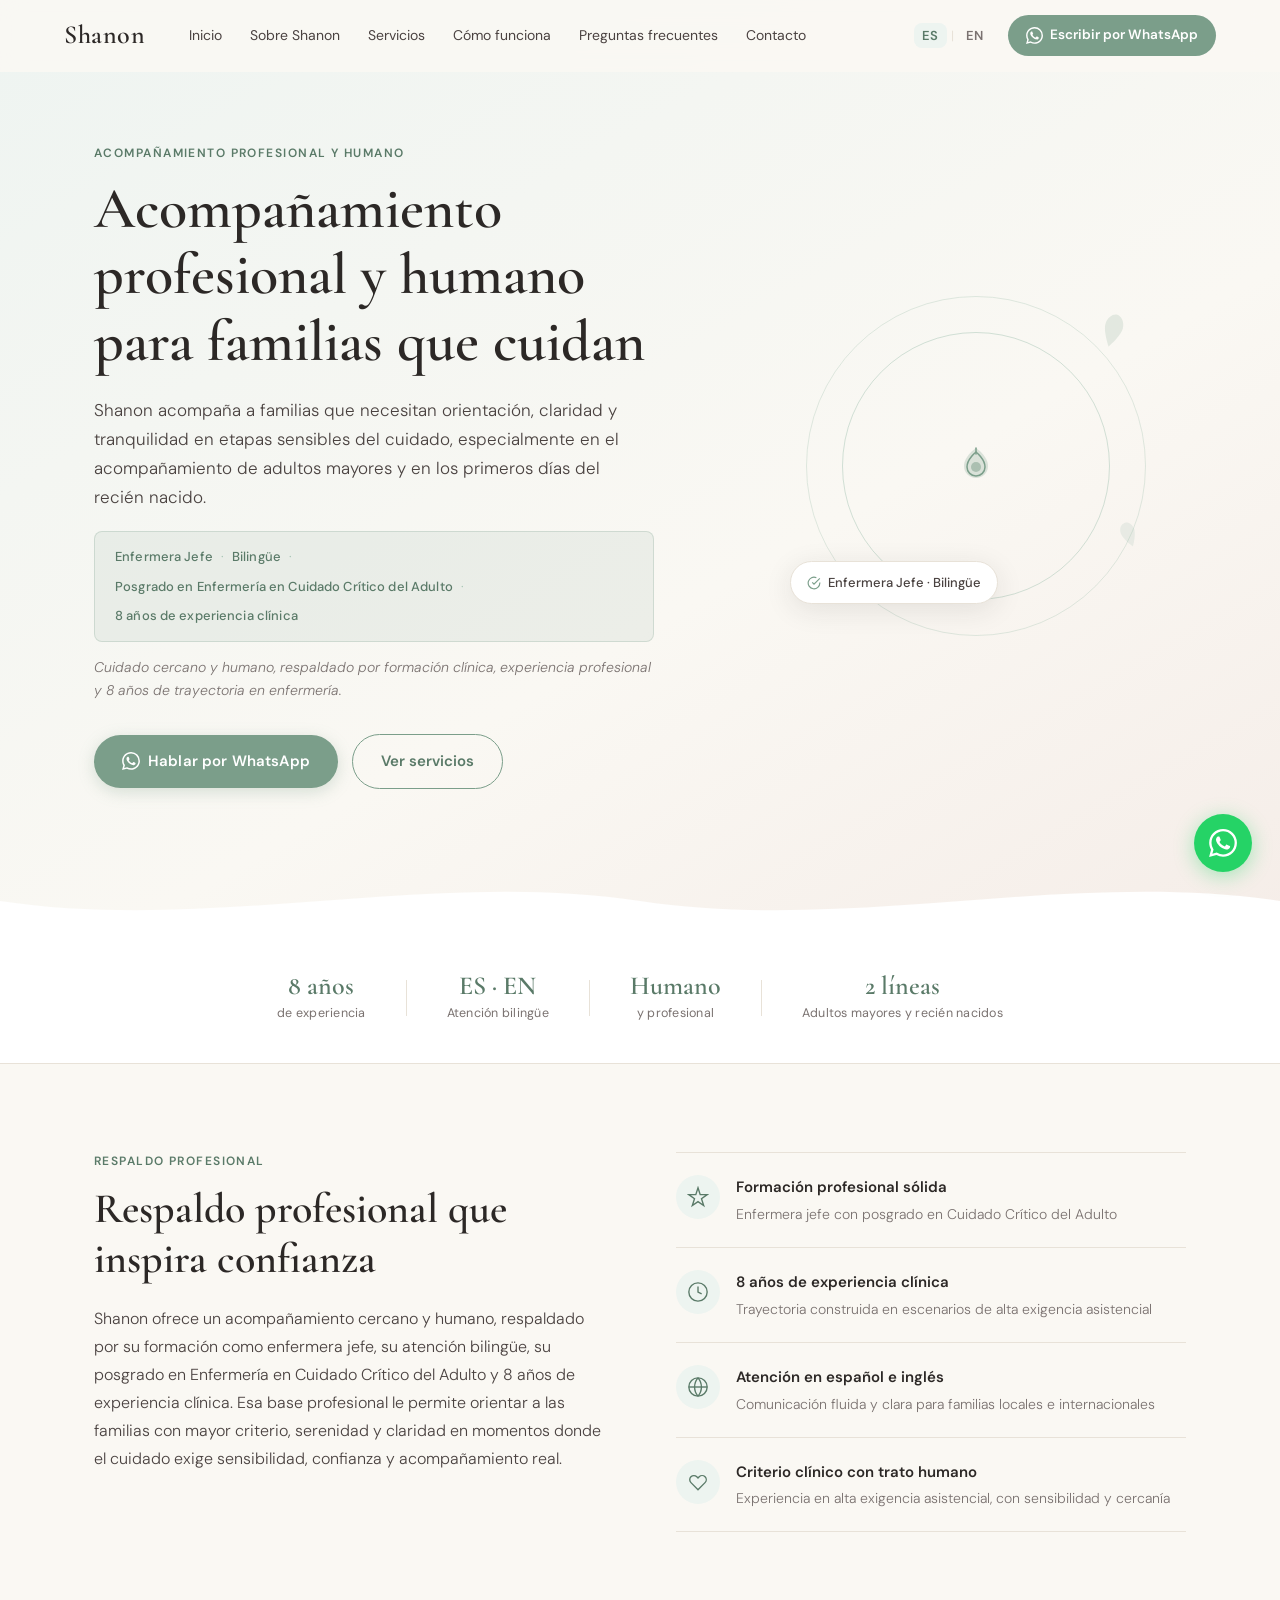
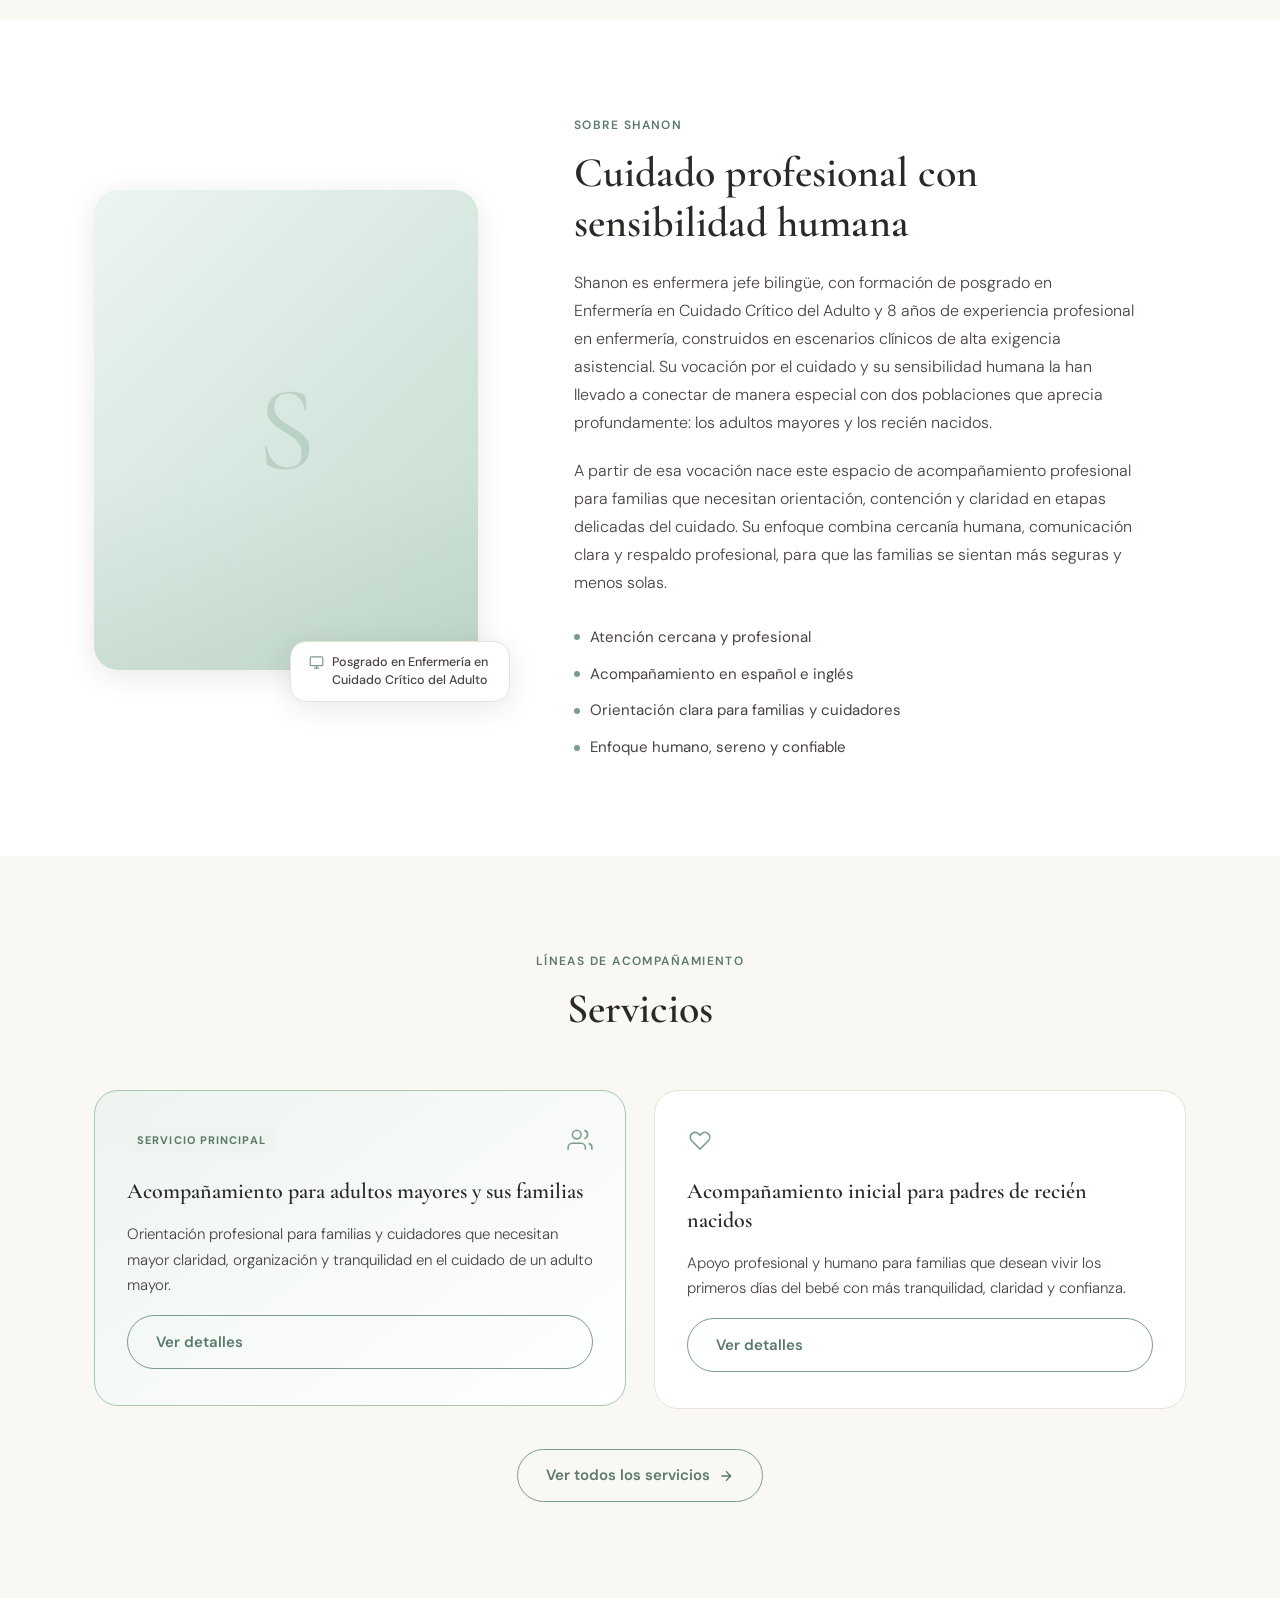
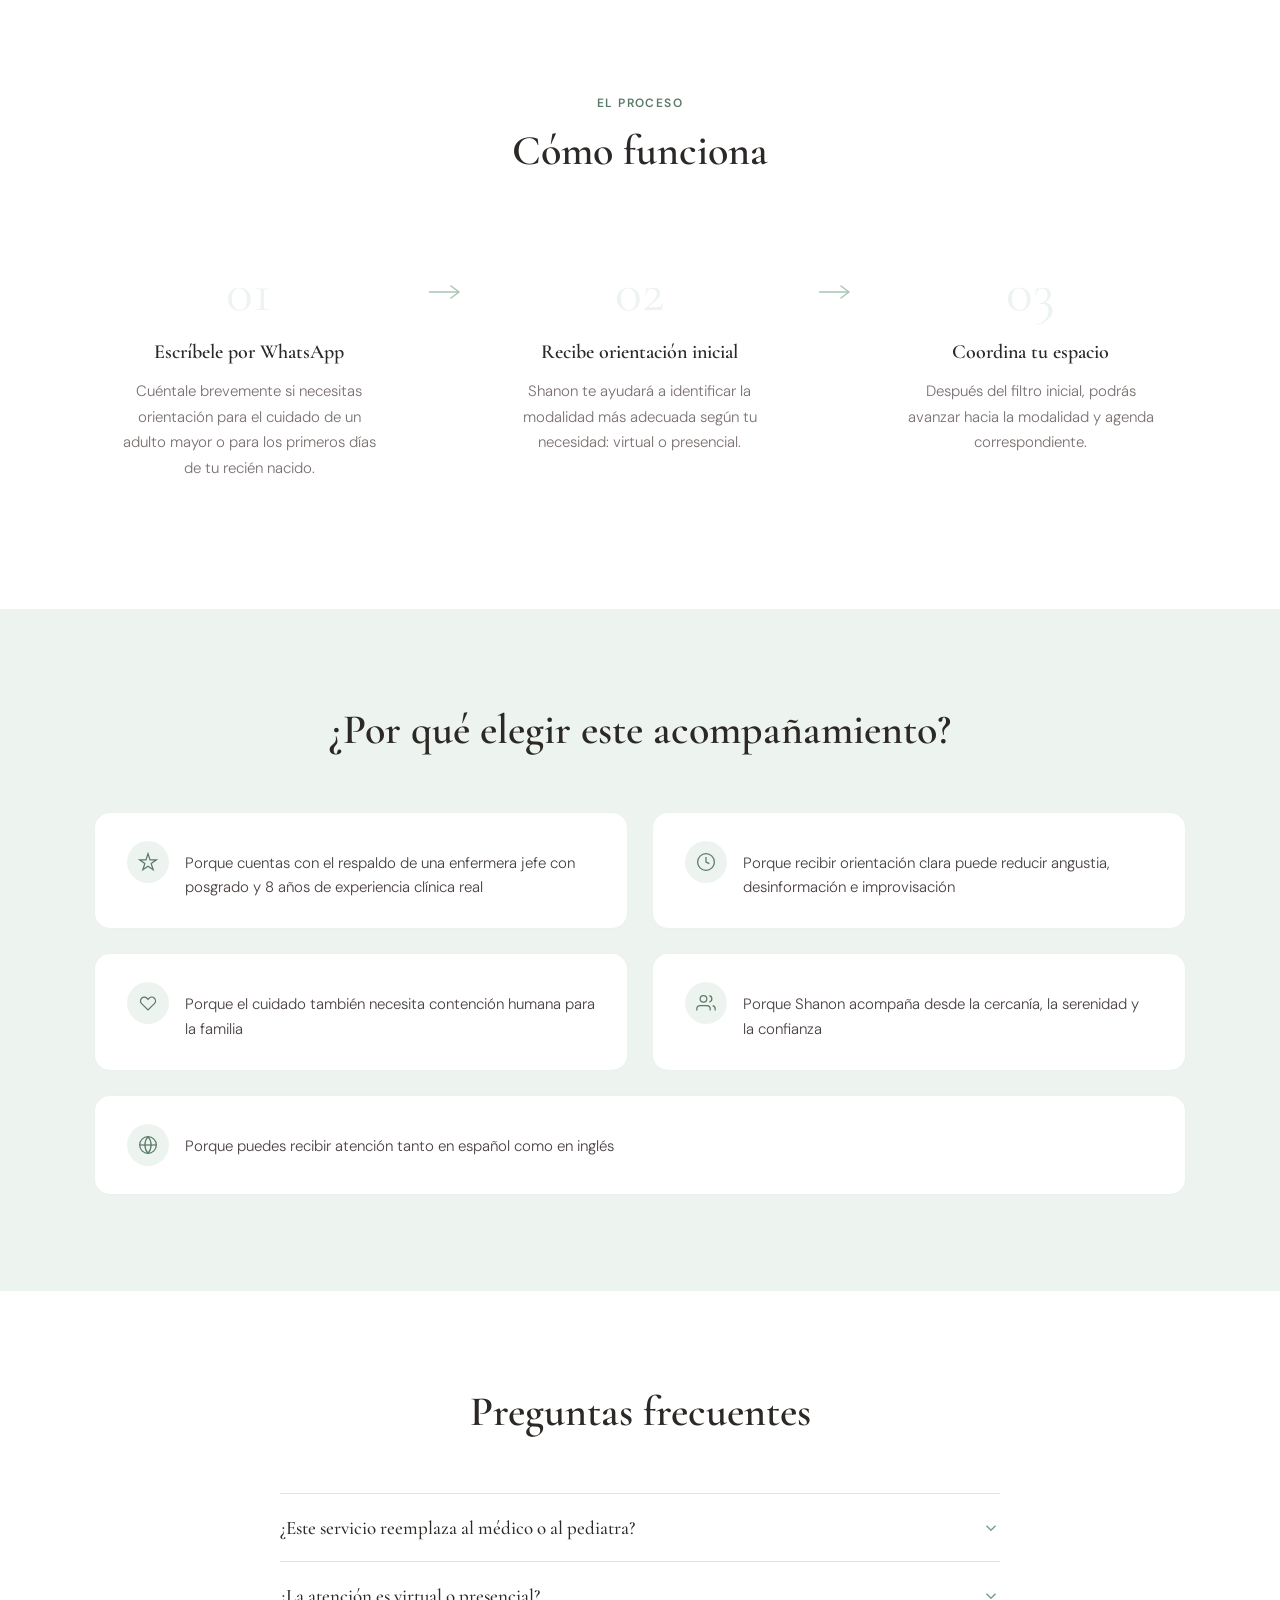
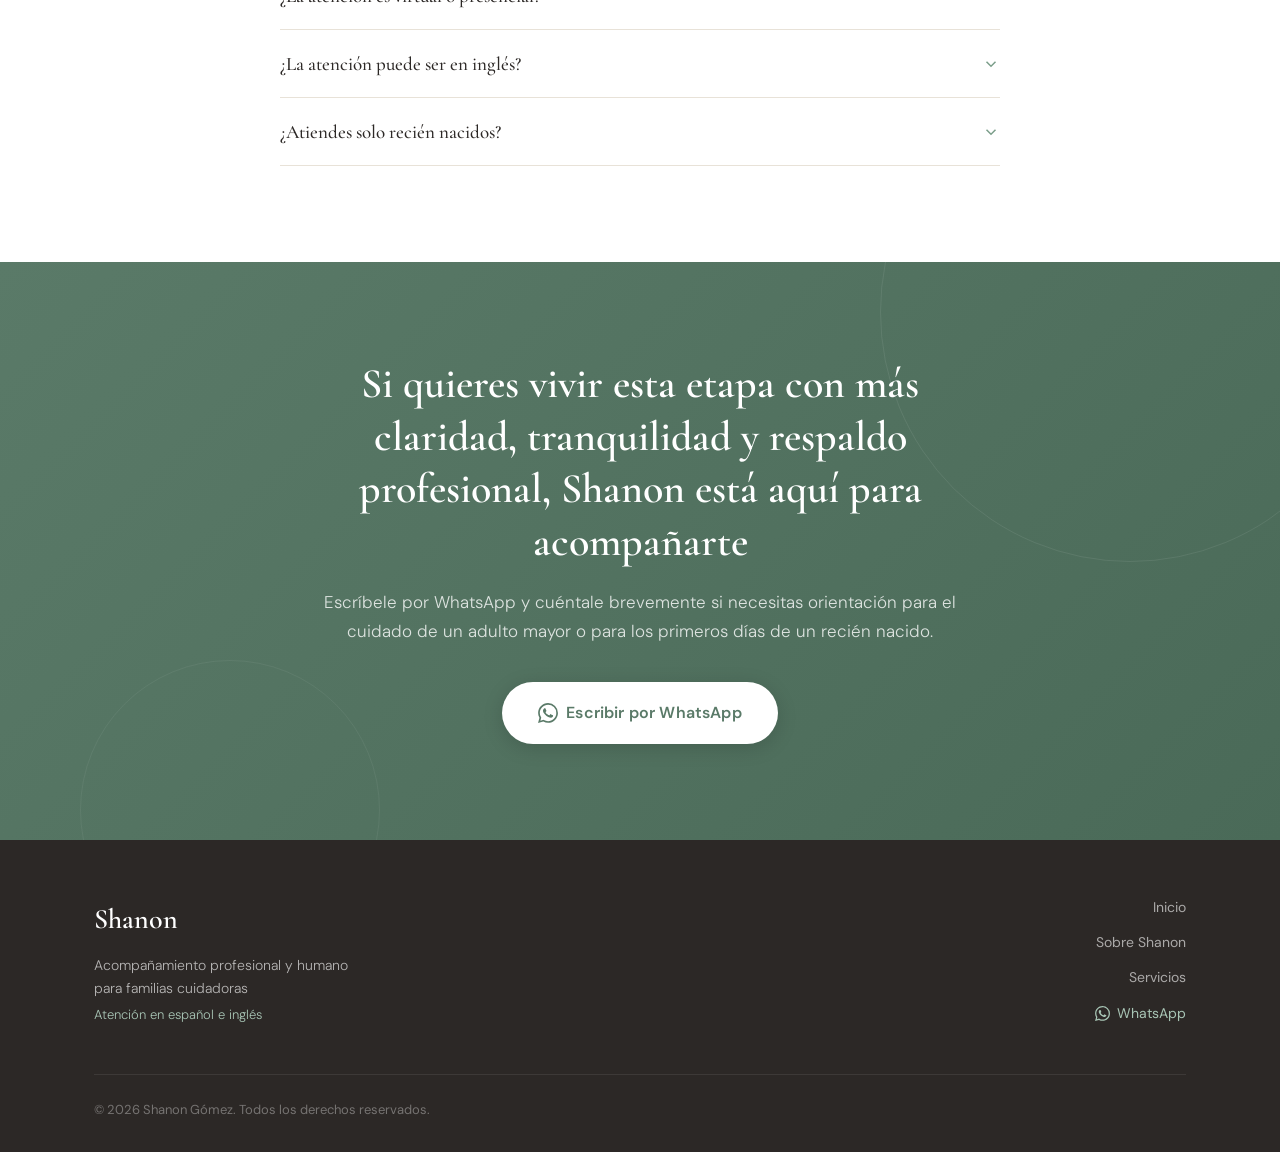
<file: index.html>
<!DOCTYPE html>
<html lang="es">
<head>
  <meta charset="UTF-8" />
  <meta name="viewport" content="width=device-width, initial-scale=1.0" />

  <title id="meta-title">Shanon | Acompañamiento profesional y humano para familias cuidadoras</title>
  <meta name="description" id="meta-description"
    content="Shanon es enfermera jefe bilingüe, con posgrado en cuidado crítico del adulto y 8 años de experiencia clínica. Acompañamiento profesional para adultos mayores y recién nacidos." />
  <meta name="robots" content="index, follow" />
  <meta property="og:title" content="Shanon | Acompañamiento profesional y humano para familias que cuidan" />
  <meta property="og:description"
    content="Orientación profesional para familias cuidadoras de adultos mayores y padres de recién nacidos." />
  <meta property="og:type" content="website" />

  <link rel="preconnect" href="https://fonts.googleapis.com" />
  <link rel="preconnect" href="https://fonts.gstatic.com" crossorigin />
  <link
    href="https://fonts.googleapis.com/css2?family=Cormorant+Garamond:ital,wght@0,400;0,500;0,600;0,700;1,400;1,500&family=DM+Sans:wght@300;400;500;600&display=swap"
    rel="stylesheet" />

  <link rel="stylesheet" href="css/styles.css" />
</head>
<body>

  <!-- ═══════════════════════════ HEADER ═══════════════════════════ -->
  <header class="header" id="header">
    <div class="header-container">

      <a href="#inicio" class="logo">Shanon</a>

      <nav class="nav" id="nav">
        <a href="#inicio"        class="nav-link" data-es="Inicio"               data-en="Home">Inicio</a>
        <a href="#sobre"         class="nav-link" data-es="Sobre Shanon"         data-en="About Shanon">Sobre Shanon</a>
        <a href="/services"      class="nav-link" data-es="Servicios"            data-en="Services">Servicios</a>
        <a href="#como-funciona" class="nav-link" data-es="Cómo funciona"        data-en="How it works">Cómo funciona</a>
        <a href="#faq"           class="nav-link" data-es="Preguntas frecuentes" data-en="FAQ">Preguntas frecuentes</a>
        <a href="#contacto"      class="nav-link" data-es="Contacto"             data-en="Contact">Contacto</a>
      </nav>

      <div class="header-actions">
        <div class="lang-switch">
          <button class="lang-btn active" id="btn-es" onclick="setLanguage('es')">ES</button>
          <span class="lang-sep">|</span>
          <button class="lang-btn" id="btn-en" onclick="setLanguage('en')">EN</button>
        </div>

        <a href="#" class="wa-btn-header wa-link">
          <svg width="17" height="17" viewBox="0 0 24 24" fill="currentColor" aria-hidden="true"><path d="M17.472 14.382c-.297-.149-1.758-.867-2.03-.967-.273-.099-.471-.148-.67.15-.197.297-.767.966-.94 1.164-.173.199-.347.223-.644.075-.297-.15-1.255-.463-2.39-1.475-.883-.788-1.48-1.761-1.653-2.059-.173-.297-.018-.458.13-.606.134-.133.298-.347.446-.52.149-.174.198-.298.298-.497.099-.198.05-.371-.025-.52-.075-.149-.669-1.612-.916-2.207-.242-.579-.487-.5-.669-.51-.173-.008-.371-.01-.57-.01-.198 0-.52.074-.792.372-.272.297-1.04 1.016-1.04 2.479 0 1.462 1.065 2.875 1.213 3.074.149.198 2.096 3.2 5.077 4.487.709.306 1.262.489 1.694.625.712.227 1.36.195 1.871.118.571-.085 1.758-.719 2.006-1.413.248-.694.248-1.289.173-1.413-.074-.124-.272-.198-.57-.347m-5.421 7.403h-.004a9.87 9.87 0 01-5.031-1.378l-.361-.214-3.741.982.998-3.648-.235-.374a9.86 9.86 0 01-1.51-5.26c.001-5.45 4.436-9.884 9.888-9.884 2.64 0 5.122 1.03 6.988 2.898a9.825 9.825 0 012.893 6.994c-.003 5.45-4.437 9.884-9.885 9.884m8.413-18.297A11.815 11.815 0 0012.05 0C5.495 0 .16 5.335.157 11.892c0 2.096.547 4.142 1.588 5.945L.057 24l6.305-1.654a11.882 11.882 0 005.683 1.448h.005c6.554 0 11.89-5.335 11.893-11.893a11.821 11.821 0 00-3.48-8.413z"/></svg>
          <span data-es="Escribir por WhatsApp" data-en="Chat on WhatsApp">Escribir por WhatsApp</span>
        </a>

        <button class="menu-toggle" id="menu-toggle" aria-label="Menú" aria-expanded="false">
          <span></span><span></span><span></span>
        </button>
      </div>
    </div>
  </header>

  <!-- ═══════════════════════════ HERO ═══════════════════════════ -->
  <section class="hero" id="inicio">
    <div class="hero-container">
      <div class="hero-content fade-in">

        <p class="eyebrow" data-es="Acompañamiento profesional y humano" data-en="Professional and human support">Acompañamiento profesional y humano</p>

        <h1 class="hero-title"
          data-es="Acompañamiento profesional y humano para familias que cuidan"
          data-en="Professional and human support for families who care">
          Acompañamiento profesional y humano para familias que cuidan
        </h1>

        <p class="hero-subtitle"
          data-es="Shanon acompaña a familias que necesitan orientación, claridad y tranquilidad en etapas sensibles del cuidado, especialmente en el acompañamiento de adultos mayores y en los primeros días del recién nacido."
          data-en="Shanon supports families who need guidance, clarity, and peace of mind during sensitive stages of care, especially in the support of older adults and during a newborn's first days at home.">
          Shanon acompaña a familias que necesitan orientación, claridad y tranquilidad en etapas sensibles del cuidado, especialmente en el acompañamiento de adultos mayores y en los primeros días del recién nacido.
        </p>

        <div class="hero-credentials">
          <span data-es="Enfermera Jefe" data-en="Registered Nurse">Enfermera Jefe</span>
          <span class="cred-dot" aria-hidden="true">·</span>
          <span data-es="Bilingüe" data-en="Bilingual">Bilingüe</span>
          <span class="cred-dot" aria-hidden="true">·</span>
          <span data-es="Posgrado en Enfermería en Cuidado Crítico del Adulto" data-en="Postgraduate Training in Adult Critical Care Nursing">Posgrado en Enfermería en Cuidado Crítico del Adulto</span>
          <span class="cred-dot" aria-hidden="true">·</span>
          <span data-es="8 años de experiencia clínica" data-en="8 years of clinical experience">8 años de experiencia clínica</span>
        </div>

        <p class="hero-microcopy"
          data-es="Cuidado cercano y humano, respaldado por formación clínica, experiencia profesional y 8 años de trayectoria en enfermería."
          data-en="Warm and human support backed by clinical training, professional experience, and 8 years of nursing practice.">
          Cuidado cercano y humano, respaldado por formación clínica, experiencia profesional y 8 años de trayectoria en enfermería.
        </p>

        <div class="hero-btns">
          <a href="#" class="btn-primary wa-link">
            <svg width="18" height="18" viewBox="0 0 24 24" fill="currentColor" aria-hidden="true"><path d="M17.472 14.382c-.297-.149-1.758-.867-2.03-.967-.273-.099-.471-.148-.67.15-.197.297-.767.966-.94 1.164-.173.199-.347.223-.644.075-.297-.15-1.255-.463-2.39-1.475-.883-.788-1.48-1.761-1.653-2.059-.173-.297-.018-.458.13-.606.134-.133.298-.347.446-.52.149-.174.198-.298.298-.497.099-.198.05-.371-.025-.52-.075-.149-.669-1.612-.916-2.207-.242-.579-.487-.5-.669-.51-.173-.008-.371-.01-.57-.01-.198 0-.52.074-.792.372-.272.297-1.04 1.016-1.04 2.479 0 1.462 1.065 2.875 1.213 3.074.149.198 2.096 3.2 5.077 4.487.709.306 1.262.489 1.694.625.712.227 1.36.195 1.871.118.571-.085 1.758-.719 2.006-1.413.248-.694.248-1.289.173-1.413-.074-.124-.272-.198-.57-.347m-5.421 7.403h-.004a9.87 9.87 0 01-5.031-1.378l-.361-.214-3.741.982.998-3.648-.235-.374a9.86 9.86 0 01-1.51-5.26c.001-5.45 4.436-9.884 9.888-9.884 2.64 0 5.122 1.03 6.988 2.898a9.825 9.825 0 012.893 6.994c-.003 5.45-4.437 9.884-9.885 9.884m8.413-18.297A11.815 11.815 0 0012.05 0C5.495 0 .16 5.335.157 11.892c0 2.096.547 4.142 1.588 5.945L.057 24l6.305-1.654a11.882 11.882 0 005.683 1.448h.005c6.554 0 11.89-5.335 11.893-11.893a11.821 11.821 0 00-3.48-8.413z"/></svg>
            <span data-es="Hablar por WhatsApp" data-en="Chat on WhatsApp">Hablar por WhatsApp</span>
          </a>
          <a href="#servicios" class="btn-secondary" data-es="Ver servicios" data-en="View services">Ver servicios</a>
        </div>
      </div>

      <div class="hero-visual fade-in fade-delay" aria-hidden="true">
        <div class="hero-art">
          <div class="art-ring art-ring--outer"></div>
          <div class="art-ring art-ring--inner"></div>
          <div class="art-center">
            <svg width="52" height="52" viewBox="0 0 52 52" fill="none">
              <path d="M26 8C26 8 14 16 14 26C14 32.627 19.373 38 26 38C32.627 38 38 32.627 38 26C38 16 26 8 26 8Z" fill="#7B9E8A" opacity="0.25"/>
              <path d="M26 12C26 12 17 19 17 27C17 31.971 21.029 36 26 36C30.971 36 35 31.971 35 27C35 19 26 12 26 12Z" stroke="#7B9E8A" stroke-width="1.5" fill="none"/>
              <circle cx="26" cy="27" r="5" fill="#7B9E8A" opacity="0.5"/>
              <path d="M26 8 L26 14" stroke="#7B9E8A" stroke-width="1.5" stroke-linecap="round"/>
            </svg>
          </div>
          <div class="art-badge">
            <svg width="14" height="14" viewBox="0 0 24 24" fill="none" stroke="#7B9E8A" stroke-width="2"><path d="M22 11.08V12a10 10 0 11-5.93-9.14"/><polyline points="22 4 12 14.01 9 11.01"/></svg>
            <span data-es="Enfermera Jefe · Bilingüe" data-en="Registered Nurse · Bilingual">Enfermera Jefe · Bilingüe</span>
          </div>
          <div class="art-leaf art-leaf--1">
            <svg width="20" height="36" viewBox="0 0 20 36" fill="none"><path d="M10 35C10 35 1 22 1 14C1 6.82 5.925 2 10 2C14.075 2 19 6.82 19 14C19 22 10 35 10 35Z" fill="#7B9E8A" opacity="0.18"/></svg>
          </div>
          <div class="art-leaf art-leaf--2">
            <svg width="16" height="28" viewBox="0 0 16 28" fill="none"><path d="M8 27C8 27 1 17 1 11C1 5.477 4.134 2 8 2C11.866 2 15 5.477 15 11C15 17 8 27 8 27Z" fill="#A8C5B5" opacity="0.22"/></svg>
          </div>
        </div>
      </div>
    </div>

    <div class="hero-wave">
      <svg viewBox="0 0 1440 72" fill="none" xmlns="http://www.w3.org/2000/svg" preserveAspectRatio="none">
        <path d="M0 36C240 72 480 0 720 36C960 72 1200 0 1440 36V72H0V36Z" fill="#FFFFFF"/>
      </svg>
    </div>
  </section>

  <!-- ═══════════════════════════ STATS / BADGES ═══════════════════════════ -->
  <div class="stats-bar">
    <div class="container">
      <div class="stats-grid">
        <div class="stat-item">
          <span class="stat-number" data-es="8 años" data-en="8 years">8 años</span>
          <span class="stat-label" data-es="de experiencia" data-en="of experience">de experiencia</span>
        </div>
        <div class="stat-divider" aria-hidden="true"></div>
        <div class="stat-item">
          <span class="stat-number" data-es="ES · EN" data-en="ES · EN">ES · EN</span>
          <span class="stat-label" data-es="Atención bilingüe" data-en="Bilingual support">Atención bilingüe</span>
        </div>
        <div class="stat-divider" aria-hidden="true"></div>
        <div class="stat-item">
          <span class="stat-number" data-es="Humano" data-en="Human">Humano</span>
          <span class="stat-label" data-es="y profesional" data-en="and professional">y profesional</span>
        </div>
        <div class="stat-divider" aria-hidden="true"></div>
        <div class="stat-item">
          <span class="stat-number" data-es="2 líneas" data-en="2 lines">2 líneas</span>
          <span class="stat-label" data-es="Adultos mayores y recién nacidos" data-en="Older adults and newborns">Adultos mayores y recién nacidos</span>
        </div>
      </div>
    </div>
  </div>

  <!-- ═══════════════════════════ RESPALDO PROFESIONAL ═══════════════════════════ -->
  <section class="trust" id="respaldo">
    <div class="container">
      <div class="trust-grid fade-in">

        <div class="trust-text">
          <p class="eyebrow" data-es="Respaldo profesional" data-en="Professional background">Respaldo profesional</p>
          <h2 class="section-title"
            data-es="Respaldo profesional que inspira confianza"
            data-en="Professional background that inspires confidence">
            Respaldo profesional que inspira confianza
          </h2>
          <p class="trust-body"
            data-es="Shanon ofrece un acompañamiento cercano y humano, respaldado por su formación como enfermera jefe, su atención bilingüe, su posgrado en Enfermería en Cuidado Crítico del Adulto y 8 años de experiencia clínica. Esa base profesional le permite orientar a las familias con mayor criterio, serenidad y claridad en momentos donde el cuidado exige sensibilidad, confianza y acompañamiento real."
            data-en="Shanon offers warm and personalized support backed by her training as a registered nurse, her bilingual communication skills, her postgraduate education in Adult Critical Care Nursing, and 8 years of clinical experience. This professional foundation allows her to guide families with greater clarity, calm, and confidence in moments when care requires sensitivity, trust, and real support.">
            Shanon ofrece un acompañamiento cercano y humano, respaldado por su formación como enfermera jefe, su atención bilingüe, su posgrado en Enfermería en Cuidado Crítico del Adulto y 8 años de experiencia clínica. Esa base profesional le permite orientar a las familias con mayor criterio, serenidad y claridad en momentos donde el cuidado exige sensibilidad, confianza y acompañamiento real.
          </p>
        </div>

        <div class="trust-blocks">
          <div class="trust-block">
            <div class="trust-icon">
              <svg width="22" height="22" viewBox="0 0 24 24" fill="none" stroke="currentColor" stroke-width="1.5" aria-hidden="true"><path d="M12 2l2.4 7.4H22l-6.2 4.5 2.4 7.4L12 17 5.8 21.3l2.4-7.4L2 9.4h7.6z"/></svg>
            </div>
            <div>
              <p class="trust-block-title" data-es="Formación profesional sólida" data-en="Solid professional training">Formación profesional sólida</p>
              <p class="trust-block-sub" data-es="Enfermera jefe con posgrado en Cuidado Crítico del Adulto" data-en="Registered nurse with postgraduate training in Adult Critical Care">Enfermera jefe con posgrado en Cuidado Crítico del Adulto</p>
            </div>
          </div>
          <div class="trust-block">
            <div class="trust-icon">
              <svg width="22" height="22" viewBox="0 0 24 24" fill="none" stroke="currentColor" stroke-width="1.5" aria-hidden="true"><path d="M12 2C6.477 2 2 6.477 2 12s4.477 10 10 10 10-4.477 10-10S17.523 2 12 2z"/><path d="M12 6v6l4 2"/></svg>
            </div>
            <div>
              <p class="trust-block-title" data-es="8 años de experiencia clínica" data-en="8 years of clinical experience">8 años de experiencia clínica</p>
              <p class="trust-block-sub" data-es="Trayectoria construida en escenarios de alta exigencia asistencial" data-en="A career built in high-demand clinical care settings">Trayectoria construida en escenarios de alta exigencia asistencial</p>
            </div>
          </div>
          <div class="trust-block">
            <div class="trust-icon">
              <svg width="22" height="22" viewBox="0 0 24 24" fill="none" stroke="currentColor" stroke-width="1.5" aria-hidden="true"><circle cx="12" cy="12" r="10"/><line x1="2" y1="12" x2="22" y2="12"/><path d="M12 2a15.3 15.3 0 010 20M12 2a15.3 15.3 0 000 20"/></svg>
            </div>
            <div>
              <p class="trust-block-title" data-es="Atención en español e inglés" data-en="Support in Spanish and English">Atención en español e inglés</p>
              <p class="trust-block-sub" data-es="Comunicación fluida y clara para familias locales e internacionales" data-en="Fluent and clear communication for local and international families">Comunicación fluida y clara para familias locales e internacionales</p>
            </div>
          </div>
          <div class="trust-block">
            <div class="trust-icon">
              <svg width="22" height="22" viewBox="0 0 24 24" fill="none" stroke="currentColor" stroke-width="1.5" aria-hidden="true"><path d="M4.318 6.318a4.5 4.5 0 000 6.364L12 20.364l7.682-7.682a4.5 4.5 0 00-6.364-6.364L12 7.636l-1.318-1.318a4.5 4.5 0 00-6.364 0z"/></svg>
            </div>
            <div>
              <p class="trust-block-title" data-es="Criterio clínico con trato humano" data-en="Clinical judgment with a human touch">Criterio clínico con trato humano</p>
              <p class="trust-block-sub" data-es="Experiencia en alta exigencia asistencial, con sensibilidad y cercanía" data-en="Experience in high-demand care settings, with warmth and closeness">Experiencia en alta exigencia asistencial, con sensibilidad y cercanía</p>
            </div>
          </div>
        </div>

      </div>
    </div>
  </section>

  <!-- ═══════════════════════════ SOBRE SHANON ═══════════════════════════ -->
  <section class="about" id="sobre">
    <div class="container">
      <div class="about-grid">

        <div class="about-visual fade-in">
          <!-- Para agregar foto real: añadir style="background-image: url('img/shanon.jpg')"
               al elemento .about-photo — ver site.md para instrucciones detalladas -->
          <div class="about-photo">
            <div class="about-initials">S</div>
          </div>
          <div class="about-credential">
            <svg width="15" height="15" viewBox="0 0 24 24" fill="none" stroke="#7B9E8A" stroke-width="2" aria-hidden="true"><rect x="2" y="3" width="20" height="14" rx="2"/><path d="M8 21h8M12 17v4"/></svg>
            <span data-es="Posgrado en Enfermería en Cuidado Crítico del Adulto" data-en="Postgraduate in Adult Critical Care Nursing">Posgrado en Enfermería en Cuidado Crítico del Adulto</span>
          </div>
        </div>

        <div class="about-content fade-in fade-delay">
          <p class="eyebrow" data-es="Sobre Shanon" data-en="About Shanon">Sobre Shanon</p>
          <h2 class="section-title"
            data-es="Cuidado profesional con sensibilidad humana"
            data-en="Professional care with a human touch">
            Cuidado profesional con sensibilidad humana
          </h2>
          <p class="about-text"
            data-es="Shanon es enfermera jefe bilingüe, con formación de posgrado en Enfermería en Cuidado Crítico del Adulto y 8 años de experiencia profesional en enfermería, construidos en escenarios clínicos de alta exigencia asistencial. Su vocación por el cuidado y su sensibilidad humana la han llevado a conectar de manera especial con dos poblaciones que aprecia profundamente: los adultos mayores y los recién nacidos."
            data-en="Shanon is a bilingual registered nurse with postgraduate training in Adult Critical Care Nursing and 8 years of professional nursing experience developed in high-demand clinical care settings. Her vocation for caregiving and her human sensitivity have led her to connect deeply with two populations she cares for profoundly: older adults and newborns.">
            Shanon es enfermera jefe bilingüe, con formación de posgrado en Enfermería en Cuidado Crítico del Adulto y 8 años de experiencia profesional en enfermería, construidos en escenarios clínicos de alta exigencia asistencial. Su vocación por el cuidado y su sensibilidad humana la han llevado a conectar de manera especial con dos poblaciones que aprecia profundamente: los adultos mayores y los recién nacidos.
          </p>
          <p class="about-text"
            data-es="A partir de esa vocación nace este espacio de acompañamiento profesional para familias que necesitan orientación, contención y claridad en etapas delicadas del cuidado. Su enfoque combina cercanía humana, comunicación clara y respaldo profesional, para que las familias se sientan más seguras y menos solas."
            data-en="From that vocation comes this professional support space for families who need guidance, reassurance, and clarity during delicate stages of care. Her approach combines human warmth, clear communication, and professional support so families can feel safer and less alone.">
            A partir de esa vocación nace este espacio de acompañamiento profesional para familias que necesitan orientación, contención y claridad en etapas delicadas del cuidado. Su enfoque combina cercanía humana, comunicación clara y respaldo profesional, para que las familias se sientan más seguras y menos solas.
          </p>
          <ul class="about-bullets">
            <li data-es="Atención cercana y profesional"             data-en="Warm and professional care">Atención cercana y profesional</li>
            <li data-es="Acompañamiento en español e inglés"         data-en="Support in Spanish and English">Acompañamiento en español e inglés</li>
            <li data-es="Orientación clara para familias y cuidadores" data-en="Clear guidance for families and caregivers">Orientación clara para familias y cuidadores</li>
            <li data-es="Enfoque humano, sereno y confiable"         data-en="A calm, trustworthy, human approach">Enfoque humano, sereno y confiable</li>
          </ul>
        </div>

      </div>
    </div>
  </section>

  <!-- ═══════════════════════════ SERVICIOS ═══════════════════════════ -->
  <section class="services" id="servicios">
    <div class="container">
      <div class="section-header fade-in">
        <p class="eyebrow" data-es="Líneas de acompañamiento" data-en="Support lines">Líneas de acompañamiento</p>
        <h2 class="section-title" data-es="Servicios" data-en="Services">Servicios</h2>
      </div>

      <div class="services-grid">

        <!-- Servicio 1 — Principal: Adultos mayores -->
        <div class="service-card service-card--main fade-in">
          <div class="service-top">
            <span class="service-badge" data-es="Servicio principal" data-en="Main service">Servicio principal</span>
            <div class="service-icon">
              <svg width="26" height="26" viewBox="0 0 24 24" fill="none" stroke="currentColor" stroke-width="1.5" aria-hidden="true"><path d="M17 21v-2a4 4 0 00-4-4H5a4 4 0 00-4 4v2"/><circle cx="9" cy="7" r="4"/><path d="M23 21v-2a4 4 0 00-3-3.87M16 3.13a4 4 0 010 7.75"/></svg>
            </div>
          </div>
          <h3 class="service-title"
            data-es="Acompañamiento para adultos mayores y sus familias"
            data-en="Support for older adults and their families">
            Acompañamiento para adultos mayores y sus familias
          </h3>
          <p class="service-text"
            data-es="Orientación profesional para familias y cuidadores que necesitan mayor claridad, organización y tranquilidad en el cuidado de un adulto mayor."
            data-en="Professional guidance for families and caregivers who need more clarity, organization, and peace of mind when caring for an older adult.">
            Orientación profesional para familias y cuidadores que necesitan mayor claridad, organización y tranquilidad en el cuidado de un adulto mayor.
          </p>
          <a href="/services" class="btn-secondary" data-es="Ver detalles" data-en="View details">Ver detalles</a>
        </div>

        <!-- Servicio 2: Recién nacidos -->
        <div class="service-card fade-in fade-delay">
          <div class="service-icon">
            <svg width="26" height="26" viewBox="0 0 24 24" fill="none" stroke="currentColor" stroke-width="1.5" aria-hidden="true"><path d="M4.318 6.318a4.5 4.5 0 000 6.364L12 20.364l7.682-7.682a4.5 4.5 0 00-6.364-6.364L12 7.636l-1.318-1.318a4.5 4.5 0 00-6.364 0z"/></svg>
          </div>
          <h3 class="service-title"
            data-es="Acompañamiento inicial para padres de recién nacidos"
            data-en="Initial support for parents of newborns">
            Acompañamiento inicial para padres de recién nacidos
          </h3>
          <p class="service-text"
            data-es="Apoyo profesional y humano para familias que desean vivir los primeros días del bebé con más tranquilidad, claridad y confianza."
            data-en="Professional and human support for families who want to experience their baby's first days with more peace of mind, clarity, and confidence.">
            Apoyo profesional y humano para familias que desean vivir los primeros días del bebé con más tranquilidad, claridad y confianza.
          </p>
          <a href="/services" class="btn-secondary" data-es="Ver detalles" data-en="View details">Ver detalles</a>
        </div>

      </div>

      <div class="services-cta fade-in">
        <a href="/services" class="btn-outline-sage">
          <span data-es="Ver todos los servicios" data-en="View all services">Ver todos los servicios</span>
          <svg width="16" height="16" viewBox="0 0 24 24" fill="none" stroke="currentColor" stroke-width="2" aria-hidden="true"><path d="M5 12h14M12 5l7 7-7 7"/></svg>
        </a>
      </div>
    </div>
  </section>

  <!-- ═══════════════════════════ CÓMO FUNCIONA ═══════════════════════════ -->
  <section class="how-it-works" id="como-funciona">
    <div class="container">
      <div class="section-header fade-in">
        <p class="eyebrow" data-es="El proceso" data-en="The process">El proceso</p>
        <h2 class="section-title" data-es="Cómo funciona" data-en="How it works">Cómo funciona</h2>
      </div>

      <div class="steps-grid">
        <div class="step fade-in">
          <div class="step-number">01</div>
          <h3 class="step-title" data-es="Escríbele por WhatsApp" data-en="Send a WhatsApp message">Escríbele por WhatsApp</h3>
          <p class="step-text"
            data-es="Cuéntale brevemente si necesitas orientación para el cuidado de un adulto mayor o para los primeros días de tu recién nacido."
            data-en="Briefly explain whether you need guidance for caring for an older adult or support during your newborn's first days.">
            Cuéntale brevemente si necesitas orientación para el cuidado de un adulto mayor o para los primeros días de tu recién nacido.
          </p>
        </div>

        <div class="step-arrow fade-in" aria-hidden="true">
          <svg width="32" height="16" viewBox="0 0 32 16" fill="none"><path d="M0 8h28M22 2l8 6-8 6" stroke="currentColor" stroke-width="1.5" stroke-linecap="round" stroke-linejoin="round"/></svg>
        </div>

        <div class="step fade-in fade-delay">
          <div class="step-number">02</div>
          <h3 class="step-title" data-es="Recibe orientación inicial" data-en="Receive initial guidance">Recibe orientación inicial</h3>
          <p class="step-text"
            data-es="Shanon te ayudará a identificar la modalidad más adecuada según tu necesidad: virtual o presencial."
            data-en="Shanon will help identify the most suitable format for your needs: virtual or in person.">
            Shanon te ayudará a identificar la modalidad más adecuada según tu necesidad: virtual o presencial.
          </p>
        </div>

        <div class="step-arrow fade-in" aria-hidden="true">
          <svg width="32" height="16" viewBox="0 0 32 16" fill="none"><path d="M0 8h28M22 2l8 6-8 6" stroke="currentColor" stroke-width="1.5" stroke-linecap="round" stroke-linejoin="round"/></svg>
        </div>

        <div class="step fade-in fade-delay-2">
          <div class="step-number">03</div>
          <h3 class="step-title" data-es="Coordina tu espacio" data-en="Schedule your session">Coordina tu espacio</h3>
          <p class="step-text"
            data-es="Después del filtro inicial, podrás avanzar hacia la modalidad y agenda correspondiente."
            data-en="After the initial filter, you will be able to move forward with the appropriate format and scheduling.">
            Después del filtro inicial, podrás avanzar hacia la modalidad y agenda correspondiente.
          </p>
        </div>
      </div>
    </div>
  </section>

  <!-- ═══════════════════════════ DIFERENCIALES ═══════════════════════════ -->
  <section class="value" id="por-que">
    <div class="container">
      <div class="section-header fade-in">
        <h2 class="section-title"
          data-es="¿Por qué elegir este acompañamiento?"
          data-en="Why choose this support?">
          ¿Por qué elegir este acompañamiento?
        </h2>
      </div>

      <div class="value-grid">
        <div class="value-item fade-in">
          <div class="value-icon">
            <svg width="20" height="20" viewBox="0 0 24 24" fill="none" stroke="currentColor" stroke-width="1.5" aria-hidden="true"><path d="M12 2l2.4 7.4H22l-6.2 4.5 2.4 7.4L12 17 5.8 21.3l2.4-7.4L2 9.4h7.6z"/></svg>
          </div>
          <p data-es="Porque cuentas con el respaldo de una enfermera jefe con posgrado y 8 años de experiencia clínica real"
             data-en="Because you are supported by a registered nurse with postgraduate training and 8 years of real clinical experience">
            Porque cuentas con el respaldo de una enfermera jefe con posgrado y 8 años de experiencia clínica real
          </p>
        </div>
        <div class="value-item fade-in fade-delay">
          <div class="value-icon">
            <svg width="20" height="20" viewBox="0 0 24 24" fill="none" stroke="currentColor" stroke-width="1.5" aria-hidden="true"><path d="M12 2C6.477 2 2 6.477 2 12s4.477 10 10 10 10-4.477 10-10S17.523 2 12 2z"/><path d="M12 6v6l4 2"/></svg>
          </div>
          <p data-es="Porque recibir orientación clara puede reducir angustia, desinformación e improvisación"
             data-en="Because clear guidance can reduce anxiety, confusion, and improvisation">
            Porque recibir orientación clara puede reducir angustia, desinformación e improvisación
          </p>
        </div>
        <div class="value-item fade-in">
          <div class="value-icon">
            <svg width="20" height="20" viewBox="0 0 24 24" fill="none" stroke="currentColor" stroke-width="1.5" aria-hidden="true"><path d="M4.318 6.318a4.5 4.5 0 000 6.364L12 20.364l7.682-7.682a4.5 4.5 0 00-6.364-6.364L12 7.636l-1.318-1.318a4.5 4.5 0 00-6.364 0z"/></svg>
          </div>
          <p data-es="Porque el cuidado también necesita contención humana para la familia"
             data-en="Because care also requires human reassurance for the family">
            Porque el cuidado también necesita contención humana para la familia
          </p>
        </div>
        <div class="value-item fade-in fade-delay">
          <div class="value-icon">
            <svg width="20" height="20" viewBox="0 0 24 24" fill="none" stroke="currentColor" stroke-width="1.5" aria-hidden="true"><path d="M17 21v-2a4 4 0 00-4-4H5a4 4 0 00-4 4v2"/><circle cx="9" cy="7" r="4"/><path d="M23 21v-2a4 4 0 00-3-3.87M16 3.13a4 4 0 010 7.75"/></svg>
          </div>
          <p data-es="Porque Shanon acompaña desde la cercanía, la serenidad y la confianza"
             data-en="Because Shanon supports families with warmth, calm, and trust">
            Porque Shanon acompaña desde la cercanía, la serenidad y la confianza
          </p>
        </div>
        <div class="value-item value-item--full fade-in">
          <div class="value-icon">
            <svg width="20" height="20" viewBox="0 0 24 24" fill="none" stroke="currentColor" stroke-width="1.5" aria-hidden="true"><circle cx="12" cy="12" r="10"/><line x1="2" y1="12" x2="22" y2="12"/><path d="M12 2a15.3 15.3 0 010 20M12 2a15.3 15.3 0 000 20"/></svg>
          </div>
          <p data-es="Porque puedes recibir atención tanto en español como en inglés"
             data-en="Because support is available in both Spanish and English">
            Porque puedes recibir atención tanto en español como en inglés
          </p>
        </div>
      </div>
    </div>
  </section>

  <!-- ═══════════════════════════ FAQ ═══════════════════════════ -->
  <section class="faq" id="faq">
    <div class="container">
      <div class="section-header fade-in">
        <h2 class="section-title" data-es="Preguntas frecuentes" data-en="Frequently asked questions">Preguntas frecuentes</h2>
      </div>

      <div class="faq-list fade-in">

        <div class="faq-item">
          <button class="faq-question" onclick="toggleFaq(this)">
            <span data-es="¿Este servicio reemplaza al médico o al pediatra?" data-en="Does this service replace a doctor or pediatrician?">¿Este servicio reemplaza al médico o al pediatra?</span>
            <svg class="faq-chevron" width="18" height="18" viewBox="0 0 24 24" fill="none" stroke="currentColor" stroke-width="2" aria-hidden="true"><polyline points="6 9 12 15 18 9"/></svg>
          </button>
          <div class="faq-answer">
            <p data-es="No. Este servicio no reemplaza la valoración médica ni el seguimiento profesional correspondiente. Es un acompañamiento complementario de orientación para familias y cuidadores."
               data-en="No. This service does not replace medical evaluation or the appropriate professional follow-up. It is a complementary guidance service for families and caregivers.">
              No. Este servicio no reemplaza la valoración médica ni el seguimiento profesional correspondiente. Es un acompañamiento complementario de orientación para familias y cuidadores.
            </p>
          </div>
        </div>

        <div class="faq-item">
          <button class="faq-question" onclick="toggleFaq(this)">
            <span data-es="¿La atención es virtual o presencial?" data-en="Is the support virtual or in person?">¿La atención es virtual o presencial?</span>
            <svg class="faq-chevron" width="18" height="18" viewBox="0 0 24 24" fill="none" stroke="currentColor" stroke-width="2" aria-hidden="true"><polyline points="6 9 12 15 18 9"/></svg>
          </button>
          <div class="faq-answer">
            <p data-es="Shanon ofrece ambas modalidades, según el caso y la necesidad. La orientación inicial ayuda a definir la opción más adecuada."
               data-en="Shanon offers both formats depending on the case and the family's needs. The initial conversation helps define the best option.">
              Shanon ofrece ambas modalidades, según el caso y la necesidad. La orientación inicial ayuda a definir la opción más adecuada.
            </p>
          </div>
        </div>

        <div class="faq-item">
          <button class="faq-question" onclick="toggleFaq(this)">
            <span data-es="¿La atención puede ser en inglés?" data-en="Can support be provided in English?">¿La atención puede ser en inglés?</span>
            <svg class="faq-chevron" width="18" height="18" viewBox="0 0 24 24" fill="none" stroke="currentColor" stroke-width="2" aria-hidden="true"><polyline points="6 9 12 15 18 9"/></svg>
          </button>
          <div class="faq-answer">
            <p data-es="Sí. Shanon ofrece acompañamiento tanto en español como en inglés."
               data-en="Yes. Shanon offers support in both Spanish and English.">
              Sí. Shanon ofrece acompañamiento tanto en español como en inglés.
            </p>
          </div>
        </div>

        <div class="faq-item">
          <button class="faq-question" onclick="toggleFaq(this)">
            <span data-es="¿Atiendes solo recién nacidos?" data-en="Do you only work with newborns?">¿Atiendes solo recién nacidos?</span>
            <svg class="faq-chevron" width="18" height="18" viewBox="0 0 24 24" fill="none" stroke="currentColor" stroke-width="2" aria-hidden="true"><polyline points="6 9 12 15 18 9"/></svg>
          </button>
          <div class="faq-answer">
            <p data-es="No. La página ofrece actualmente dos líneas de acompañamiento: orientación para familias y cuidadores de adultos mayores, y acompañamiento inicial para padres de recién nacidos."
               data-en="No. The website currently offers two support lines: guidance for families and caregivers of older adults, and initial support for parents of newborns.">
              No. La página ofrece actualmente dos líneas de acompañamiento: orientación para familias y cuidadores de adultos mayores, y acompañamiento inicial para padres de recién nacidos.
            </p>
          </div>
        </div>

      </div>
    </div>
  </section>

  <!-- ═══════════════════════════ CTA FINAL ═══════════════════════════ -->
  <section class="cta-final" id="contacto">
    <div class="container">
      <div class="cta-content fade-in">
        <h2 class="cta-title"
          data-es="Si quieres vivir esta etapa con más claridad, tranquilidad y respaldo profesional, Shanon está aquí para acompañarte"
          data-en="If you want to go through this stage with more clarity, peace of mind, and professional support, Shanon is here to help">
          Si quieres vivir esta etapa con más claridad, tranquilidad y respaldo profesional, Shanon está aquí para acompañarte
        </h2>
        <p class="cta-text"
          data-es="Escríbele por WhatsApp y cuéntale brevemente si necesitas orientación para el cuidado de un adulto mayor o para los primeros días de un recién nacido."
          data-en="Send her a WhatsApp message and briefly tell her whether you need guidance for caring for an older adult or support during your newborn's first days.">
          Escríbele por WhatsApp y cuéntale brevemente si necesitas orientación para el cuidado de un adulto mayor o para los primeros días de un recién nacido.
        </p>
        <a href="#" class="btn-primary btn-lg wa-link">
          <svg width="20" height="20" viewBox="0 0 24 24" fill="currentColor" aria-hidden="true"><path d="M17.472 14.382c-.297-.149-1.758-.867-2.03-.967-.273-.099-.471-.148-.67.15-.197.297-.767.966-.94 1.164-.173.199-.347.223-.644.075-.297-.15-1.255-.463-2.39-1.475-.883-.788-1.48-1.761-1.653-2.059-.173-.297-.018-.458.13-.606.134-.133.298-.347.446-.52.149-.174.198-.298.298-.497.099-.198.05-.371-.025-.52-.075-.149-.669-1.612-.916-2.207-.242-.579-.487-.5-.669-.51-.173-.008-.371-.01-.57-.01-.198 0-.52.074-.792.372-.272.297-1.04 1.016-1.04 2.479 0 1.462 1.065 2.875 1.213 3.074.149.198 2.096 3.2 5.077 4.487.709.306 1.262.489 1.694.625.712.227 1.36.195 1.871.118.571-.085 1.758-.719 2.006-1.413.248-.694.248-1.289.173-1.413-.074-.124-.272-.198-.57-.347m-5.421 7.403h-.004a9.87 9.87 0 01-5.031-1.378l-.361-.214-3.741.982.998-3.648-.235-.374a9.86 9.86 0 01-1.51-5.26c.001-5.45 4.436-9.884 9.888-9.884 2.64 0 5.122 1.03 6.988 2.898a9.825 9.825 0 012.893 6.994c-.003 5.45-4.437 9.884-9.885 9.884m8.413-18.297A11.815 11.815 0 0012.05 0C5.495 0 .16 5.335.157 11.892c0 2.096.547 4.142 1.588 5.945L.057 24l6.305-1.654a11.882 11.882 0 005.683 1.448h.005c6.554 0 11.89-5.335 11.893-11.893a11.821 11.821 0 00-3.48-8.413z"/></svg>
          <span data-es="Escribir por WhatsApp" data-en="Chat on WhatsApp">Escribir por WhatsApp</span>
        </a>
      </div>
    </div>
  </section>

  <!-- ═══════════════════════════ FOOTER ═══════════════════════════ -->
  <footer class="footer">
    <div class="container">
      <div class="footer-grid">
        <div class="footer-brand">
          <div class="footer-logo">Shanon</div>
          <p data-es="Acompañamiento profesional y humano para familias cuidadoras"
             data-en="Professional and human support for caregiving families">
            Acompañamiento profesional y humano para familias cuidadoras
          </p>
          <p class="footer-lang" data-es="Atención en español e inglés" data-en="Support in Spanish and English">Atención en español e inglés</p>
        </div>
        <div class="footer-links">
          <a href="#inicio"        data-es="Inicio"       data-en="Home">Inicio</a>
          <a href="#sobre"         data-es="Sobre Shanon" data-en="About Shanon">Sobre Shanon</a>
          <a href="#servicios"     data-es="Servicios"    data-en="Services">Servicios</a>
          <a href="#" class="footer-wa wa-link">
            <svg width="15" height="15" viewBox="0 0 24 24" fill="currentColor" aria-hidden="true"><path d="M17.472 14.382c-.297-.149-1.758-.867-2.03-.967-.273-.099-.471-.148-.67.15-.197.297-.767.966-.94 1.164-.173.199-.347.223-.644.075-.297-.15-1.255-.463-2.39-1.475-.883-.788-1.48-1.761-1.653-2.059-.173-.297-.018-.458.13-.606.134-.133.298-.347.446-.52.149-.174.198-.298.298-.497.099-.198.05-.371-.025-.52-.075-.149-.669-1.612-.916-2.207-.242-.579-.487-.5-.669-.51-.173-.008-.371-.01-.57-.01-.198 0-.52.074-.792.372-.272.297-1.04 1.016-1.04 2.479 0 1.462 1.065 2.875 1.213 3.074.149.198 2.096 3.2 5.077 4.487.709.306 1.262.489 1.694.625.712.227 1.36.195 1.871.118.571-.085 1.758-.719 2.006-1.413.248-.694.248-1.289.173-1.413-.074-.124-.272-.198-.57-.347m-5.421 7.403h-.004a9.87 9.87 0 01-5.031-1.378l-.361-.214-3.741.982.998-3.648-.235-.374a9.86 9.86 0 01-1.51-5.26c.001-5.45 4.436-9.884 9.888-9.884 2.64 0 5.122 1.03 6.988 2.898a9.825 9.825 0 012.893 6.994c-.003 5.45-4.437 9.884-9.885 9.884m8.413-18.297A11.815 11.815 0 0012.05 0C5.495 0 .16 5.335.157 11.892c0 2.096.547 4.142 1.588 5.945L.057 24l6.305-1.654a11.882 11.882 0 005.683 1.448h.005c6.554 0 11.89-5.335 11.893-11.893a11.821 11.821 0 00-3.48-8.413z"/></svg>
            WhatsApp
          </a>
        </div>
      </div>
      <div class="footer-bottom">
        <p>&copy; 2026 Shanon Gómez. <span data-es="Todos los derechos reservados." data-en="All rights reserved.">Todos los derechos reservados.</span></p>
      </div>
    </div>
  </footer>

  <!-- Botón flotante WhatsApp -->
  <a href="#" class="wa-float wa-link" aria-label="WhatsApp">
    <svg width="28" height="28" viewBox="0 0 24 24" fill="currentColor" aria-hidden="true"><path d="M17.472 14.382c-.297-.149-1.758-.867-2.03-.967-.273-.099-.471-.148-.67.15-.197.297-.767.966-.94 1.164-.173.199-.347.223-.644.075-.297-.15-1.255-.463-2.39-1.475-.883-.788-1.48-1.761-1.653-2.059-.173-.297-.018-.458.13-.606.134-.133.298-.347.446-.52.149-.174.198-.298.298-.497.099-.198.05-.371-.025-.52-.075-.149-.669-1.612-.916-2.207-.242-.579-.487-.5-.669-.51-.173-.008-.371-.01-.57-.01-.198 0-.52.074-.792.372-.272.297-1.04 1.016-1.04 2.479 0 1.462 1.065 2.875 1.213 3.074.149.198 2.096 3.2 5.077 4.487.709.306 1.262.489 1.694.625.712.227 1.36.195 1.871.118.571-.085 1.758-.719 2.006-1.413.248-.694.248-1.289.173-1.413-.074-.124-.272-.198-.57-.347m-5.421 7.403h-.004a9.87 9.87 0 01-5.031-1.378l-.361-.214-3.741.982.998-3.648-.235-.374a9.86 9.86 0 01-1.51-5.26c.001-5.45 4.436-9.884 9.888-9.884 2.64 0 5.122 1.03 6.988 2.898a9.825 9.825 0 012.893 6.994c-.003 5.45-4.437 9.884-9.885 9.884m8.413-18.297A11.815 11.815 0 0012.05 0C5.495 0 .16 5.335.157 11.892c0 2.096.547 4.142 1.588 5.945L.057 24l6.305-1.654a11.882 11.882 0 005.683 1.448h.005c6.554 0 11.89-5.335 11.893-11.893a11.821 11.821 0 00-3.48-8.413z"/></svg>
  </a>

  <script src="js/main.js"></script>
</body>
</html>
</file>
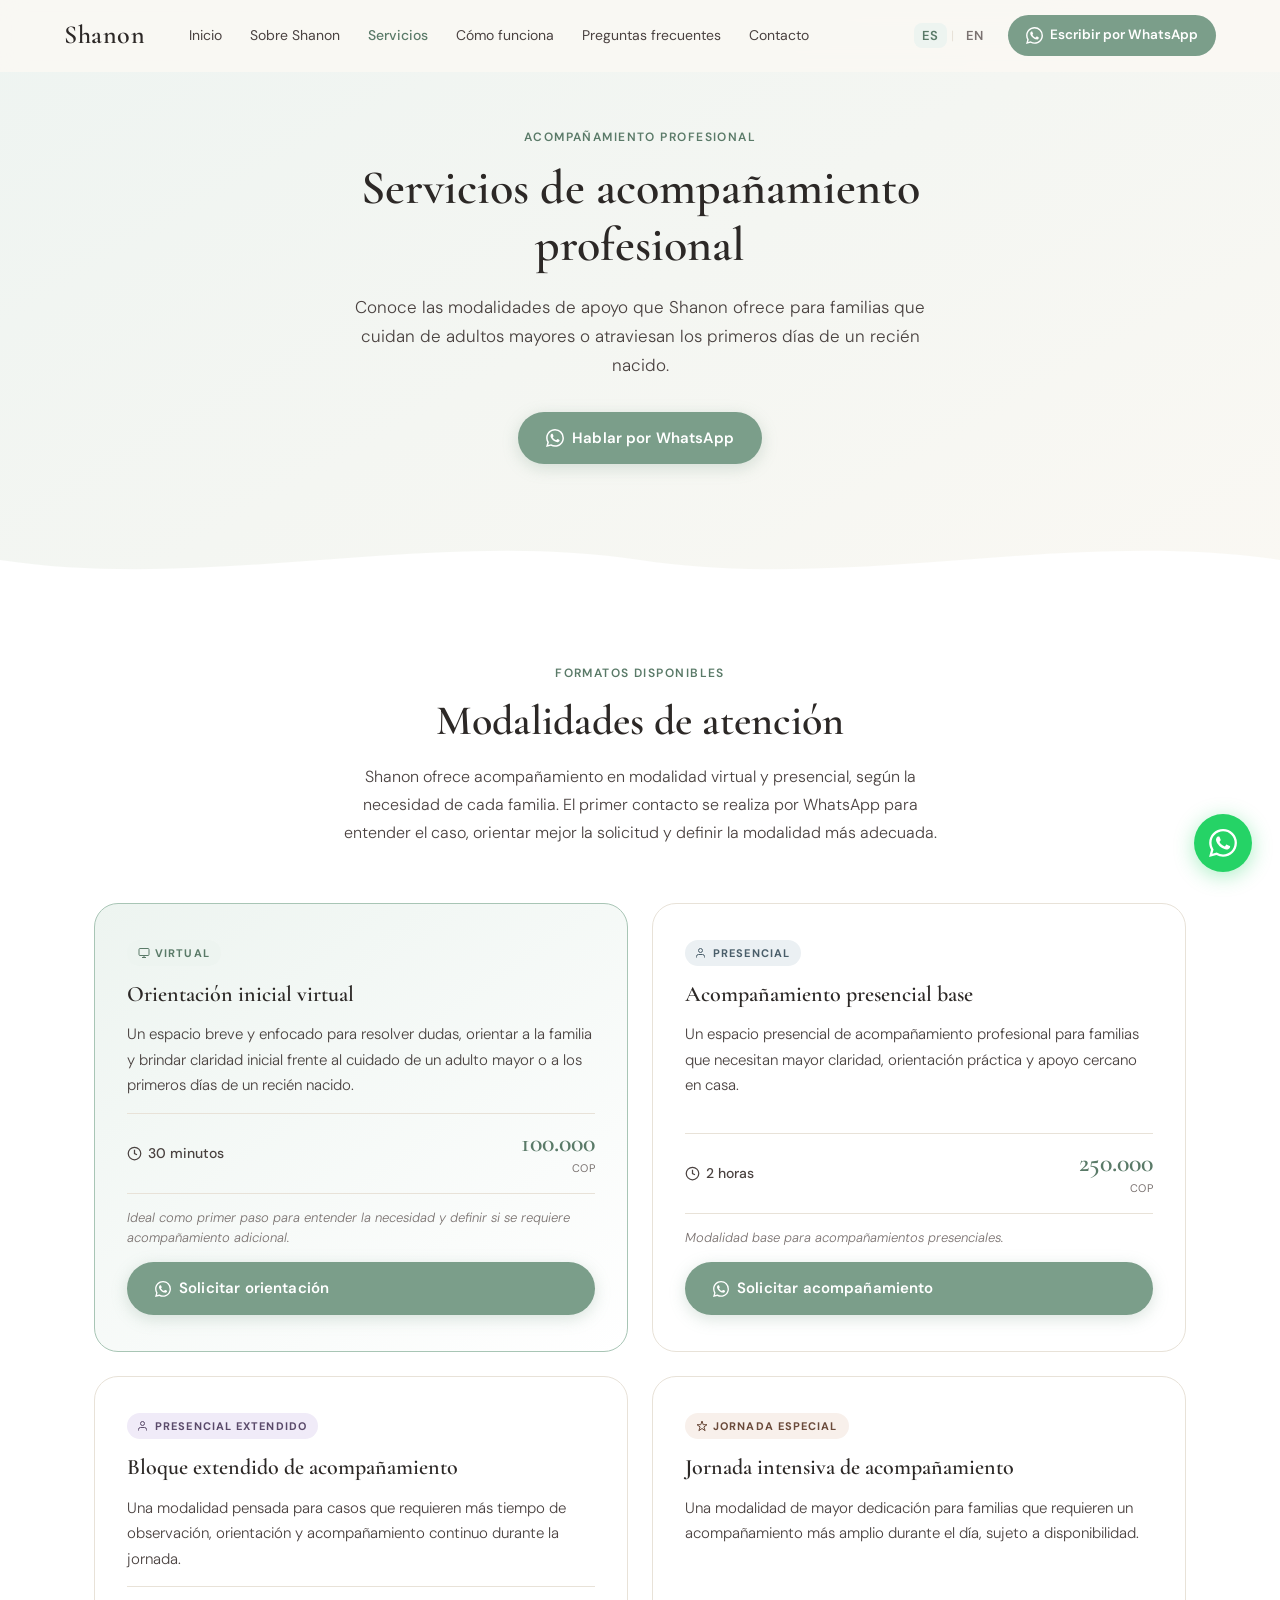
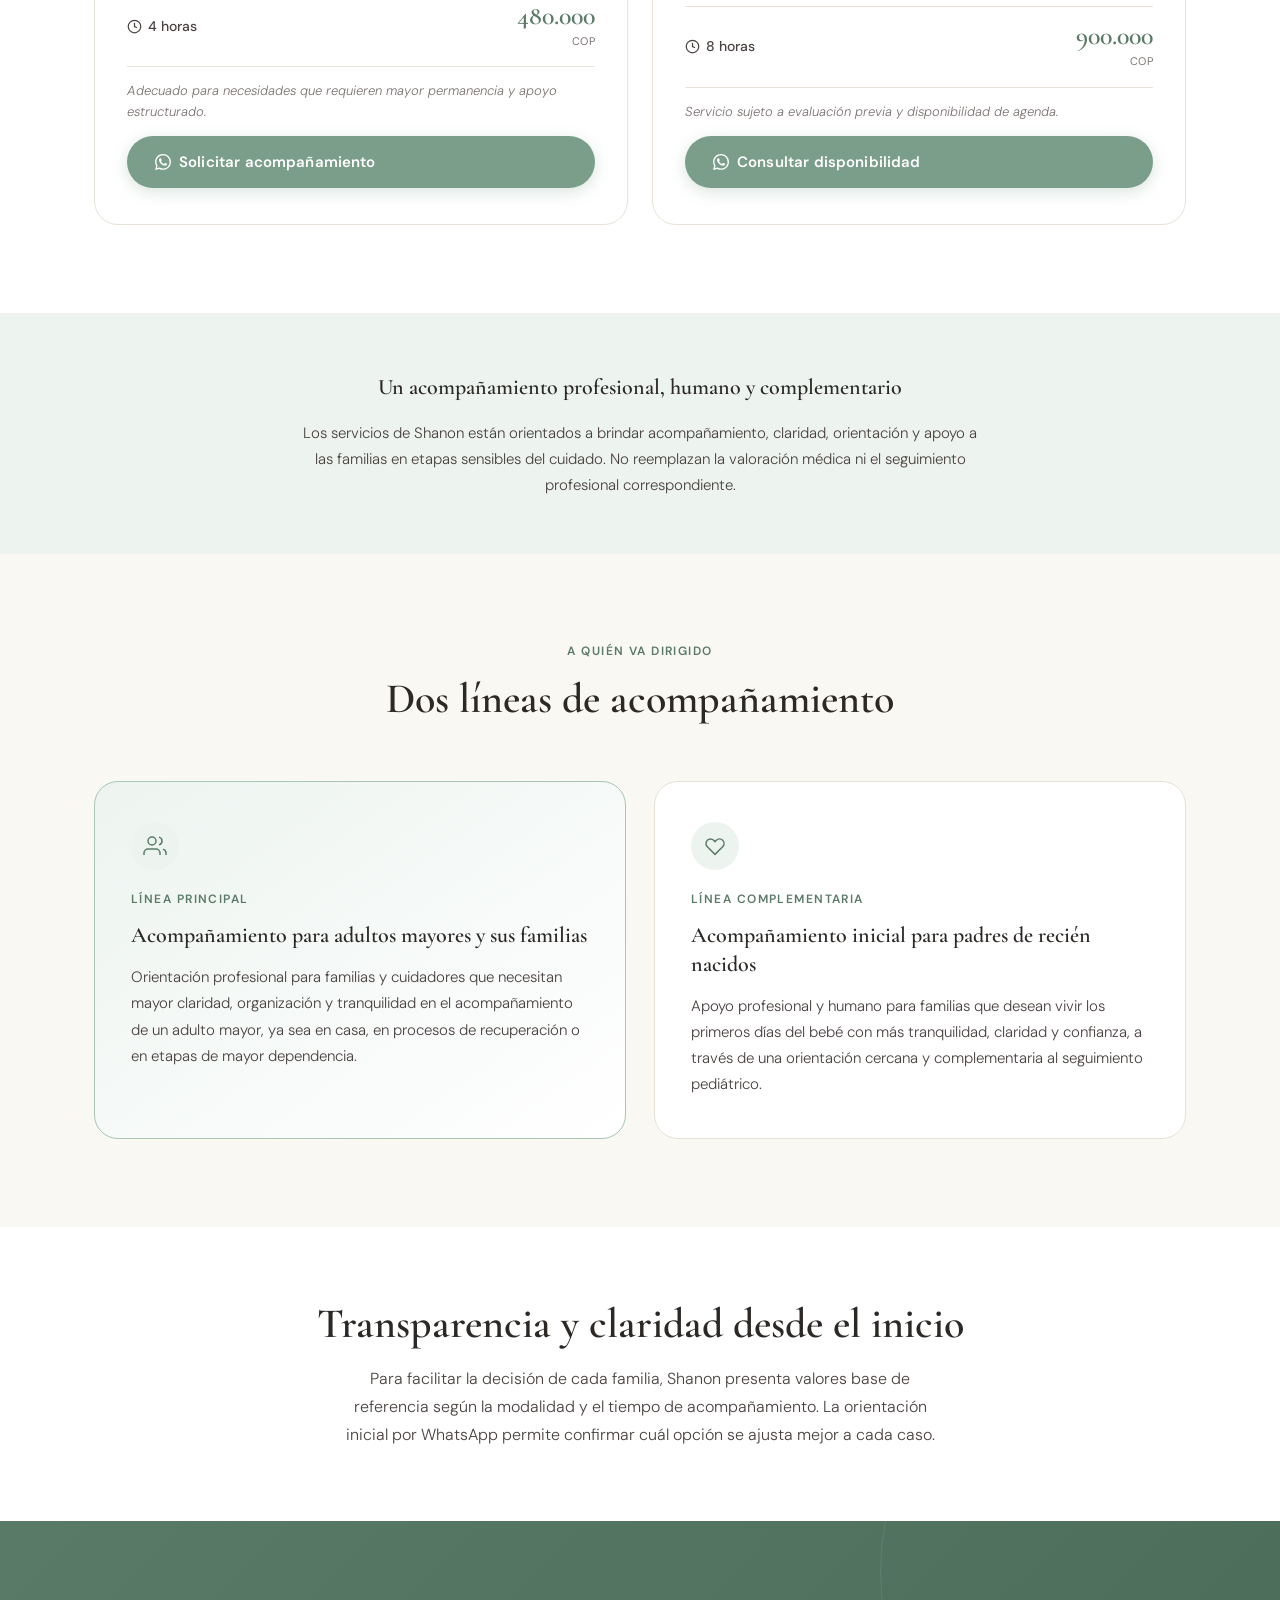
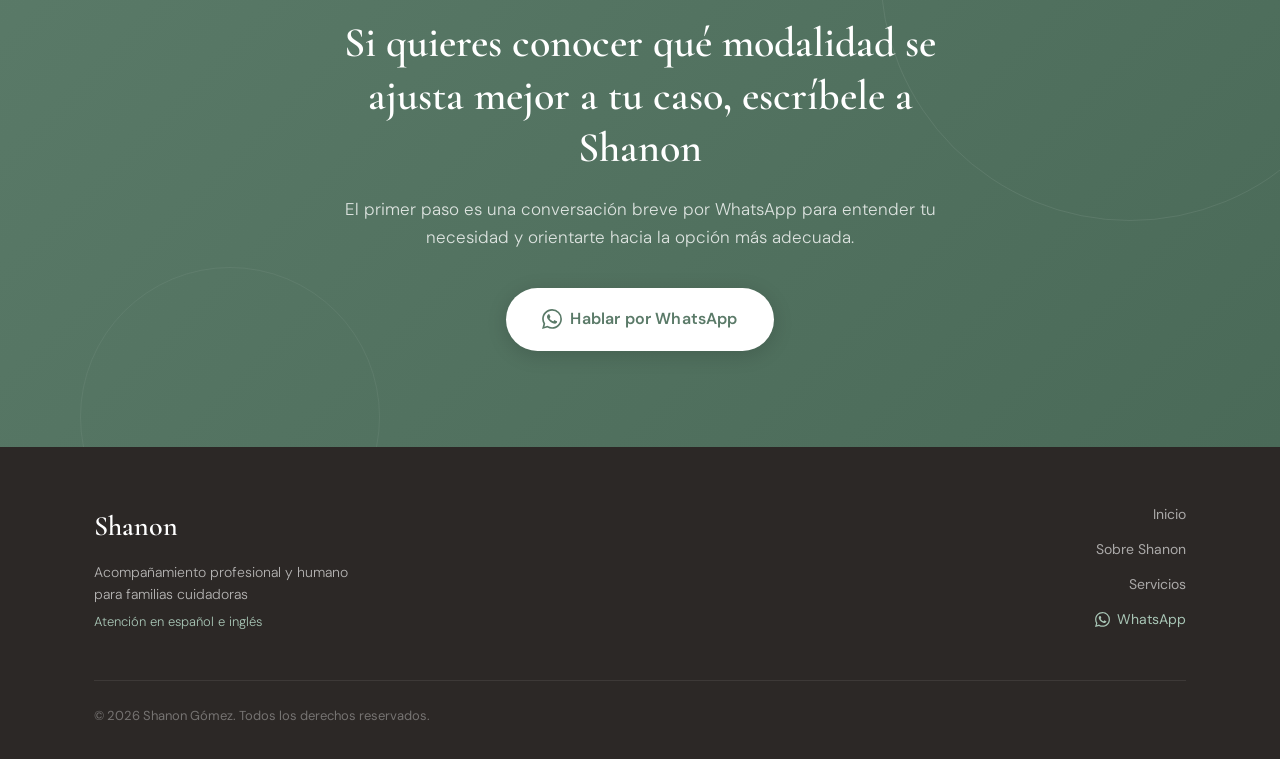
<file: services.html>
<!DOCTYPE html>
<html lang="es">
<head>
  <meta charset="UTF-8" />
  <meta name="viewport" content="width=device-width, initial-scale=1.0" />

  <title id="meta-title">Servicios | Shanon</title>
  <meta name="description" id="meta-description"
    content="Conoce los servicios virtuales y presenciales de acompañamiento profesional que Shanon ofrece para adultos mayores, familias cuidadoras y recién nacidos." />
  <meta name="robots" content="index, follow" />

  <link rel="preconnect" href="https://fonts.googleapis.com" />
  <link rel="preconnect" href="https://fonts.gstatic.com" crossorigin />
  <link
    href="https://fonts.googleapis.com/css2?family=Cormorant+Garamond:ital,wght@0,400;0,500;0,600;0,700;1,400;1,500&family=DM+Sans:wght@300;400;500;600&display=swap"
    rel="stylesheet" />

  <link rel="stylesheet" href="css/styles.css" />
</head>
<body>

  <!-- ═══════════════════════════ HEADER ═══════════════════════════ -->
  <header class="header" id="header">
    <div class="header-container">

      <a href="/" class="logo">Shanon</a>

      <nav class="nav" id="nav">
        <a href="/"              class="nav-link" data-es="Inicio"               data-en="Home">Inicio</a>
        <a href="/#sobre"        class="nav-link" data-es="Sobre Shanon"         data-en="About Shanon">Sobre Shanon</a>
        <a href="/services"      class="nav-link nav-link--active" data-es="Servicios" data-en="Services">Servicios</a>
        <a href="/#como-funciona" class="nav-link" data-es="Cómo funciona"       data-en="How it works">Cómo funciona</a>
        <a href="/#faq"          class="nav-link" data-es="Preguntas frecuentes" data-en="FAQ">Preguntas frecuentes</a>
        <a href="/#contacto"     class="nav-link" data-es="Contacto"             data-en="Contact">Contacto</a>
      </nav>

      <div class="header-actions">
        <div class="lang-switch">
          <button class="lang-btn active" id="btn-es" onclick="setLanguage('es')">ES</button>
          <span class="lang-sep">|</span>
          <button class="lang-btn" id="btn-en" onclick="setLanguage('en')">EN</button>
        </div>

        <a href="#" class="wa-btn-header wa-link">
          <svg width="17" height="17" viewBox="0 0 24 24" fill="currentColor" aria-hidden="true"><path d="M17.472 14.382c-.297-.149-1.758-.867-2.03-.967-.273-.099-.471-.148-.67.15-.197.297-.767.966-.94 1.164-.173.199-.347.223-.644.075-.297-.15-1.255-.463-2.39-1.475-.883-.788-1.48-1.761-1.653-2.059-.173-.297-.018-.458.13-.606.134-.133.298-.347.446-.52.149-.174.198-.298.298-.497.099-.198.05-.371-.025-.52-.075-.149-.669-1.612-.916-2.207-.242-.579-.487-.5-.669-.51-.173-.008-.371-.01-.57-.01-.198 0-.52.074-.792.372-.272.297-1.04 1.016-1.04 2.479 0 1.462 1.065 2.875 1.213 3.074.149.198 2.096 3.2 5.077 4.487.709.306 1.262.489 1.694.625.712.227 1.36.195 1.871.118.571-.085 1.758-.719 2.006-1.413.248-.694.248-1.289.173-1.413-.074-.124-.272-.198-.57-.347m-5.421 7.403h-.004a9.87 9.87 0 01-5.031-1.378l-.361-.214-3.741.982.998-3.648-.235-.374a9.86 9.86 0 01-1.51-5.26c.001-5.45 4.436-9.884 9.888-9.884 2.64 0 5.122 1.03 6.988 2.898a9.825 9.825 0 012.893 6.994c-.003 5.45-4.437 9.884-9.885 9.884m8.413-18.297A11.815 11.815 0 0012.05 0C5.495 0 .16 5.335.157 11.892c0 2.096.547 4.142 1.588 5.945L.057 24l6.305-1.654a11.882 11.882 0 005.683 1.448h.005c6.554 0 11.89-5.335 11.893-11.893a11.821 11.821 0 00-3.48-8.413z"/></svg>
          <span data-es="Escribir por WhatsApp" data-en="Chat on WhatsApp">Escribir por WhatsApp</span>
        </a>

        <button class="menu-toggle" id="menu-toggle" aria-label="Menú" aria-expanded="false">
          <span></span><span></span><span></span>
        </button>
      </div>
    </div>
  </header>

  <!-- ═══════════════════════════ PAGE HERO ═══════════════════════════ -->
  <section class="page-hero">
    <div class="page-hero-container fade-in">
      <p class="eyebrow" data-es="Acompañamiento profesional" data-en="Professional support">Acompañamiento profesional</p>
      <h1 class="page-hero-title"
        data-es="Servicios de acompañamiento profesional"
        data-en="Professional support services">
        Servicios de acompañamiento profesional
      </h1>
      <p class="page-hero-subtitle"
        data-es="Conoce las modalidades de apoyo que Shanon ofrece para familias que cuidan de adultos mayores o atraviesan los primeros días de un recién nacido."
        data-en="Explore the support options Shanon offers for families caring for older adults or going through a newborn's first days at home.">
        Conoce las modalidades de apoyo que Shanon ofrece para familias que cuidan de adultos mayores o atraviesan los primeros días de un recién nacido.
      </p>
      <a href="#" class="btn-primary wa-link">
        <svg width="18" height="18" viewBox="0 0 24 24" fill="currentColor" aria-hidden="true"><path d="M17.472 14.382c-.297-.149-1.758-.867-2.03-.967-.273-.099-.471-.148-.67.15-.197.297-.767.966-.94 1.164-.173.199-.347.223-.644.075-.297-.15-1.255-.463-2.39-1.475-.883-.788-1.48-1.761-1.653-2.059-.173-.297-.018-.458.13-.606.134-.133.298-.347.446-.52.149-.174.198-.298.298-.497.099-.198.05-.371-.025-.52-.075-.149-.669-1.612-.916-2.207-.242-.579-.487-.5-.669-.51-.173-.008-.371-.01-.57-.01-.198 0-.52.074-.792.372-.272.297-1.04 1.016-1.04 2.479 0 1.462 1.065 2.875 1.213 3.074.149.198 2.096 3.2 5.077 4.487.709.306 1.262.489 1.694.625.712.227 1.36.195 1.871.118.571-.085 1.758-.719 2.006-1.413.248-.694.248-1.289.173-1.413-.074-.124-.272-.198-.57-.347m-5.421 7.403h-.004a9.87 9.87 0 01-5.031-1.378l-.361-.214-3.741.982.998-3.648-.235-.374a9.86 9.86 0 01-1.51-5.26c.001-5.45 4.436-9.884 9.888-9.884 2.64 0 5.122 1.03 6.988 2.898a9.825 9.825 0 012.893 6.994c-.003 5.45-4.437 9.884-9.885 9.884m8.413-18.297A11.815 11.815 0 0012.05 0C5.495 0 .16 5.335.157 11.892c0 2.096.547 4.142 1.588 5.945L.057 24l6.305-1.654a11.882 11.882 0 005.683 1.448h.005c6.554 0 11.89-5.335 11.893-11.893a11.821 11.821 0 00-3.48-8.413z"/></svg>
        <span data-es="Hablar por WhatsApp" data-en="Chat on WhatsApp">Hablar por WhatsApp</span>
      </a>
    </div>
    <div class="page-hero-wave">
      <svg viewBox="0 0 1440 72" fill="none" xmlns="http://www.w3.org/2000/svg" preserveAspectRatio="none">
        <path d="M0 36C240 72 480 0 720 36C960 72 1200 0 1440 36V72H0V36Z" fill="#FFFFFF"/>
      </svg>
    </div>
  </section>

  <!-- ═══════════════════════════ MODALIDADES INTRO ═══════════════════════════ -->
  <section class="modalities">
    <div class="container">
      <div class="fade-in">
        <p class="eyebrow" data-es="Formatos disponibles" data-en="Available formats">Formatos disponibles</p>
        <h2 class="section-title"
          data-es="Modalidades de atención"
          data-en="Support formats">
          Modalidades de atención
        </h2>
        <p class="modalities-body"
          data-es="Shanon ofrece acompañamiento en modalidad virtual y presencial, según la necesidad de cada familia. El primer contacto se realiza por WhatsApp para entender el caso, orientar mejor la solicitud y definir la modalidad más adecuada."
          data-en="Shanon offers both virtual and in-person support depending on each family's needs. The first contact takes place through WhatsApp to better understand the situation and define the most appropriate format.">
          Shanon ofrece acompañamiento en modalidad virtual y presencial, según la necesidad de cada familia. El primer contacto se realiza por WhatsApp para entender el caso, orientar mejor la solicitud y definir la modalidad más adecuada.
        </p>
      </div>
    </div>
  </section>

  <!-- ═══════════════════════════ PRICING CARDS ═══════════════════════════ -->
  <section class="pricing">
    <div class="container">
      <div class="pricing-grid">

        <!-- Servicio 1: Virtual 30 min -->
        <!-- data-book-url para futura integración /book -->
        <div class="pricing-card pricing-card--featured fade-in" data-book-url="https://cal.com/shanongomez/30min">
          <span class="pricing-label pricing-label--virtual">
            <svg width="12" height="12" viewBox="0 0 24 24" fill="none" stroke="currentColor" stroke-width="2" aria-hidden="true"><rect x="2" y="3" width="20" height="14" rx="2"/><path d="M8 21h8M12 17v4"/></svg>
            <span data-es="Virtual" data-en="Virtual">Virtual</span>
          </span>
          <h2 class="pricing-title"
            data-es="Orientación inicial virtual"
            data-en="Initial virtual guidance">
            Orientación inicial virtual
          </h2>
          <p class="pricing-desc"
            data-es="Un espacio breve y enfocado para resolver dudas, orientar a la familia y brindar claridad inicial frente al cuidado de un adulto mayor o a los primeros días de un recién nacido."
            data-en="A brief and focused session to answer questions, guide the family, and provide initial clarity regarding the care of an older adult or the first days of a newborn.">
            Un espacio breve y enfocado para resolver dudas, orientar a la familia y brindar claridad inicial frente al cuidado de un adulto mayor o a los primeros días de un recién nacido.
          </p>
          <div class="pricing-meta">
            <div class="pricing-duration">
              <svg width="15" height="15" viewBox="0 0 24 24" fill="none" stroke="currentColor" stroke-width="2" aria-hidden="true"><circle cx="12" cy="12" r="10"/><path d="M12 6v6l4 2"/></svg>
              <span data-es="30 minutos" data-en="30 minutes">30 minutos</span>
            </div>
            <div class="pricing-price-block">
              <span class="pricing-price">100.000</span>
              <span class="pricing-currency">COP</span>
            </div>
          </div>
          <p class="pricing-note"
            data-es="Ideal como primer paso para entender la necesidad y definir si se requiere acompañamiento adicional."
            data-en="Ideal as a first step to understand the family's needs and define whether additional support is required.">
            Ideal como primer paso para entender la necesidad y definir si se requiere acompañamiento adicional.
          </p>
          <a href="#" class="btn-primary wa-link">
            <svg width="16" height="16" viewBox="0 0 24 24" fill="currentColor" aria-hidden="true"><path d="M17.472 14.382c-.297-.149-1.758-.867-2.03-.967-.273-.099-.471-.148-.67.15-.197.297-.767.966-.94 1.164-.173.199-.347.223-.644.075-.297-.15-1.255-.463-2.39-1.475-.883-.788-1.48-1.761-1.653-2.059-.173-.297-.018-.458.13-.606.134-.133.298-.347.446-.52.149-.174.198-.298.298-.497.099-.198.05-.371-.025-.52-.075-.149-.669-1.612-.916-2.207-.242-.579-.487-.5-.669-.51-.173-.008-.371-.01-.57-.01-.198 0-.52.074-.792.372-.272.297-1.04 1.016-1.04 2.479 0 1.462 1.065 2.875 1.213 3.074.149.198 2.096 3.2 5.077 4.487.709.306 1.262.489 1.694.625.712.227 1.36.195 1.871.118.571-.085 1.758-.719 2.006-1.413.248-.694.248-1.289.173-1.413-.074-.124-.272-.198-.57-.347m-5.421 7.403h-.004a9.87 9.87 0 01-5.031-1.378l-.361-.214-3.741.982.998-3.648-.235-.374a9.86 9.86 0 01-1.51-5.26c.001-5.45 4.436-9.884 9.888-9.884 2.64 0 5.122 1.03 6.988 2.898a9.825 9.825 0 012.893 6.994c-.003 5.45-4.437 9.884-9.885 9.884m8.413-18.297A11.815 11.815 0 0012.05 0C5.495 0 .16 5.335.157 11.892c0 2.096.547 4.142 1.588 5.945L.057 24l6.305-1.654a11.882 11.882 0 005.683 1.448h.005c6.554 0 11.89-5.335 11.893-11.893a11.821 11.821 0 00-3.48-8.413z"/></svg>
            <span data-es="Solicitar orientación" data-en="Request guidance">Solicitar orientación</span>
          </a>
        </div>

        <!-- Servicio 2: Presencial 2h -->
        <div class="pricing-card fade-in fade-delay" data-book-url="https://cal.com/shanongomez/2h">
          <span class="pricing-label pricing-label--presencial">
            <svg width="12" height="12" viewBox="0 0 24 24" fill="none" stroke="currentColor" stroke-width="2" aria-hidden="true"><path d="M17 21v-2a4 4 0 00-4-4H5a4 4 0 00-4 4v2"/><circle cx="9" cy="7" r="4"/></svg>
            <span data-es="Presencial" data-en="In person">Presencial</span>
          </span>
          <h2 class="pricing-title"
            data-es="Acompañamiento presencial base"
            data-en="Standard in-person support">
            Acompañamiento presencial base
          </h2>
          <p class="pricing-desc"
            data-es="Un espacio presencial de acompañamiento profesional para familias que necesitan mayor claridad, orientación práctica y apoyo cercano en casa."
            data-en="An in-person professional support session for families who need more clarity, practical guidance, and close support at home.">
            Un espacio presencial de acompañamiento profesional para familias que necesitan mayor claridad, orientación práctica y apoyo cercano en casa.
          </p>
          <div class="pricing-meta">
            <div class="pricing-duration">
              <svg width="15" height="15" viewBox="0 0 24 24" fill="none" stroke="currentColor" stroke-width="2" aria-hidden="true"><circle cx="12" cy="12" r="10"/><path d="M12 6v6l4 2"/></svg>
              <span data-es="2 horas" data-en="2 hours">2 horas</span>
            </div>
            <div class="pricing-price-block">
              <span class="pricing-price">250.000</span>
              <span class="pricing-currency">COP</span>
            </div>
          </div>
          <p class="pricing-note"
            data-es="Modalidad base para acompañamientos presenciales."
            data-en="Base format for in-person support sessions.">
            Modalidad base para acompañamientos presenciales.
          </p>
          <a href="#" class="btn-primary wa-link">
            <svg width="16" height="16" viewBox="0 0 24 24" fill="currentColor" aria-hidden="true"><path d="M17.472 14.382c-.297-.149-1.758-.867-2.03-.967-.273-.099-.471-.148-.67.15-.197.297-.767.966-.94 1.164-.173.199-.347.223-.644.075-.297-.15-1.255-.463-2.39-1.475-.883-.788-1.48-1.761-1.653-2.059-.173-.297-.018-.458.13-.606.134-.133.298-.347.446-.52.149-.174.198-.298.298-.497.099-.198.05-.371-.025-.52-.075-.149-.669-1.612-.916-2.207-.242-.579-.487-.5-.669-.51-.173-.008-.371-.01-.57-.01-.198 0-.52.074-.792.372-.272.297-1.04 1.016-1.04 2.479 0 1.462 1.065 2.875 1.213 3.074.149.198 2.096 3.2 5.077 4.487.709.306 1.262.489 1.694.625.712.227 1.36.195 1.871.118.571-.085 1.758-.719 2.006-1.413.248-.694.248-1.289.173-1.413-.074-.124-.272-.198-.57-.347m-5.421 7.403h-.004a9.87 9.87 0 01-5.031-1.378l-.361-.214-3.741.982.998-3.648-.235-.374a9.86 9.86 0 01-1.51-5.26c.001-5.45 4.436-9.884 9.888-9.884 2.64 0 5.122 1.03 6.988 2.898a9.825 9.825 0 012.893 6.994c-.003 5.45-4.437 9.884-9.885 9.884m8.413-18.297A11.815 11.815 0 0012.05 0C5.495 0 .16 5.335.157 11.892c0 2.096.547 4.142 1.588 5.945L.057 24l6.305-1.654a11.882 11.882 0 005.683 1.448h.005c6.554 0 11.89-5.335 11.893-11.893a11.821 11.821 0 00-3.48-8.413z"/></svg>
            <span data-es="Solicitar acompañamiento" data-en="Request support">Solicitar acompañamiento</span>
          </a>
        </div>

        <!-- Servicio 3: Presencial extendido 4h -->
        <div class="pricing-card fade-in" data-book-url="https://cal.com/shanongomez/4h">
          <span class="pricing-label pricing-label--extended">
            <svg width="12" height="12" viewBox="0 0 24 24" fill="none" stroke="currentColor" stroke-width="2" aria-hidden="true"><path d="M17 21v-2a4 4 0 00-4-4H5a4 4 0 00-4 4v2"/><circle cx="9" cy="7" r="4"/></svg>
            <span data-es="Presencial extendido" data-en="Extended in person">Presencial extendido</span>
          </span>
          <h2 class="pricing-title"
            data-es="Bloque extendido de acompañamiento"
            data-en="Extended support block">
            Bloque extendido de acompañamiento
          </h2>
          <p class="pricing-desc"
            data-es="Una modalidad pensada para casos que requieren más tiempo de observación, orientación y acompañamiento continuo durante la jornada."
            data-en="A format designed for situations that require more time for observation, guidance, and continuous support during the day.">
            Una modalidad pensada para casos que requieren más tiempo de observación, orientación y acompañamiento continuo durante la jornada.
          </p>
          <div class="pricing-meta">
            <div class="pricing-duration">
              <svg width="15" height="15" viewBox="0 0 24 24" fill="none" stroke="currentColor" stroke-width="2" aria-hidden="true"><circle cx="12" cy="12" r="10"/><path d="M12 6v6l4 2"/></svg>
              <span data-es="4 horas" data-en="4 hours">4 horas</span>
            </div>
            <div class="pricing-price-block">
              <span class="pricing-price">480.000</span>
              <span class="pricing-currency">COP</span>
            </div>
          </div>
          <p class="pricing-note"
            data-es="Adecuado para necesidades que requieren mayor permanencia y apoyo estructurado."
            data-en="Suitable for cases that require greater continuity and structured support.">
            Adecuado para necesidades que requieren mayor permanencia y apoyo estructurado.
          </p>
          <a href="#" class="btn-primary wa-link">
            <svg width="16" height="16" viewBox="0 0 24 24" fill="currentColor" aria-hidden="true"><path d="M17.472 14.382c-.297-.149-1.758-.867-2.03-.967-.273-.099-.471-.148-.67.15-.197.297-.767.966-.94 1.164-.173.199-.347.223-.644.075-.297-.15-1.255-.463-2.39-1.475-.883-.788-1.48-1.761-1.653-2.059-.173-.297-.018-.458.13-.606.134-.133.298-.347.446-.52.149-.174.198-.298.298-.497.099-.198.05-.371-.025-.52-.075-.149-.669-1.612-.916-2.207-.242-.579-.487-.5-.669-.51-.173-.008-.371-.01-.57-.01-.198 0-.52.074-.792.372-.272.297-1.04 1.016-1.04 2.479 0 1.462 1.065 2.875 1.213 3.074.149.198 2.096 3.2 5.077 4.487.709.306 1.262.489 1.694.625.712.227 1.36.195 1.871.118.571-.085 1.758-.719 2.006-1.413.248-.694.248-1.289.173-1.413-.074-.124-.272-.198-.57-.347m-5.421 7.403h-.004a9.87 9.87 0 01-5.031-1.378l-.361-.214-3.741.982.998-3.648-.235-.374a9.86 9.86 0 01-1.51-5.26c.001-5.45 4.436-9.884 9.888-9.884 2.64 0 5.122 1.03 6.988 2.898a9.825 9.825 0 012.893 6.994c-.003 5.45-4.437 9.884-9.885 9.884m8.413-18.297A11.815 11.815 0 0012.05 0C5.495 0 .16 5.335.157 11.892c0 2.096.547 4.142 1.588 5.945L.057 24l6.305-1.654a11.882 11.882 0 005.683 1.448h.005c6.554 0 11.89-5.335 11.893-11.893a11.821 11.821 0 00-3.48-8.413z"/></svg>
            <span data-es="Solicitar acompañamiento" data-en="Request support">Solicitar acompañamiento</span>
          </a>
        </div>

        <!-- Servicio 4: Jornada especial 8h -->
        <div class="pricing-card fade-in fade-delay" data-book-url="https://cal.com/shanongomez/8h">
          <span class="pricing-label pricing-label--special">
            <svg width="12" height="12" viewBox="0 0 24 24" fill="none" stroke="currentColor" stroke-width="2" aria-hidden="true"><path d="M12 2l2.4 7.4H22l-6.2 4.5 2.4 7.4L12 17 5.8 21.3l2.4-7.4L2 9.4h7.6z"/></svg>
            <span data-es="Jornada especial" data-en="Special session">Jornada especial</span>
          </span>
          <h2 class="pricing-title"
            data-es="Jornada intensiva de acompañamiento"
            data-en="Intensive support day">
            Jornada intensiva de acompañamiento
          </h2>
          <p class="pricing-desc"
            data-es="Una modalidad de mayor dedicación para familias que requieren un acompañamiento más amplio durante el día, sujeto a disponibilidad."
            data-en="A higher-dedication format for families who require broader support during the day, subject to availability.">
            Una modalidad de mayor dedicación para familias que requieren un acompañamiento más amplio durante el día, sujeto a disponibilidad.
          </p>
          <div class="pricing-meta">
            <div class="pricing-duration">
              <svg width="15" height="15" viewBox="0 0 24 24" fill="none" stroke="currentColor" stroke-width="2" aria-hidden="true"><circle cx="12" cy="12" r="10"/><path d="M12 6v6l4 2"/></svg>
              <span data-es="8 horas" data-en="8 hours">8 horas</span>
            </div>
            <div class="pricing-price-block">
              <span class="pricing-price">900.000</span>
              <span class="pricing-currency">COP</span>
            </div>
          </div>
          <p class="pricing-note"
            data-es="Servicio sujeto a evaluación previa y disponibilidad de agenda."
            data-en="Service subject to prior evaluation and schedule availability.">
            Servicio sujeto a evaluación previa y disponibilidad de agenda.
          </p>
          <a href="#" class="btn-primary wa-link">
            <svg width="16" height="16" viewBox="0 0 24 24" fill="currentColor" aria-hidden="true"><path d="M17.472 14.382c-.297-.149-1.758-.867-2.03-.967-.273-.099-.471-.148-.67.15-.197.297-.767.966-.94 1.164-.173.199-.347.223-.644.075-.297-.15-1.255-.463-2.39-1.475-.883-.788-1.48-1.761-1.653-2.059-.173-.297-.018-.458.13-.606.134-.133.298-.347.446-.52.149-.174.198-.298.298-.497.099-.198.05-.371-.025-.52-.075-.149-.669-1.612-.916-2.207-.242-.579-.487-.5-.669-.51-.173-.008-.371-.01-.57-.01-.198 0-.52.074-.792.372-.272.297-1.04 1.016-1.04 2.479 0 1.462 1.065 2.875 1.213 3.074.149.198 2.096 3.2 5.077 4.487.709.306 1.262.489 1.694.625.712.227 1.36.195 1.871.118.571-.085 1.758-.719 2.006-1.413.248-.694.248-1.289.173-1.413-.074-.124-.272-.198-.57-.347m-5.421 7.403h-.004a9.87 9.87 0 01-5.031-1.378l-.361-.214-3.741.982.998-3.648-.235-.374a9.86 9.86 0 01-1.51-5.26c.001-5.45 4.436-9.884 9.888-9.884 2.64 0 5.122 1.03 6.988 2.898a9.825 9.825 0 012.893 6.994c-.003 5.45-4.437 9.884-9.885 9.884m8.413-18.297A11.815 11.815 0 0012.05 0C5.495 0 .16 5.335.157 11.892c0 2.096.547 4.142 1.588 5.945L.057 24l6.305-1.654a11.882 11.882 0 005.683 1.448h.005c6.554 0 11.89-5.335 11.893-11.893a11.821 11.821 0 00-3.48-8.413z"/></svg>
            <span data-es="Consultar disponibilidad" data-en="Check availability">Consultar disponibilidad</span>
          </a>
        </div>

      </div>
    </div>
  </section>

  <!-- ═══════════════════════════ DISCLAIMER ═══════════════════════════ -->
  <section class="disclaimer">
    <div class="container">
      <div class="disclaimer-inner fade-in">
        <h2 class="disclaimer-title"
          data-es="Un acompañamiento profesional, humano y complementario"
          data-en="Professional, human, and complementary support">
          Un acompañamiento profesional, humano y complementario
        </h2>
        <p class="disclaimer-text"
          data-es="Los servicios de Shanon están orientados a brindar acompañamiento, claridad, orientación y apoyo a las familias en etapas sensibles del cuidado. No reemplazan la valoración médica ni el seguimiento profesional correspondiente."
          data-en="Shanon's services are designed to provide guidance, clarity, reassurance, and support to families during sensitive stages of care. They do not replace medical evaluation or the corresponding professional follow-up.">
          Los servicios de Shanon están orientados a brindar acompañamiento, claridad, orientación y apoyo a las familias en etapas sensibles del cuidado. No reemplazan la valoración médica ni el seguimiento profesional correspondiente.
        </p>
      </div>
    </div>
  </section>

  <!-- ═══════════════════════════ LÍNEAS DE SERVICIO ═══════════════════════════ -->
  <section class="service-lines">
    <div class="container">
      <div class="section-header fade-in">
        <p class="eyebrow" data-es="A quién va dirigido" data-en="Who it's for">A quién va dirigido</p>
        <h2 class="section-title"
          data-es="Dos líneas de acompañamiento"
          data-en="Two lines of support">
          Dos líneas de acompañamiento
        </h2>
      </div>
      <div class="lines-grid">

        <div class="line-card line-card--main fade-in">
          <div class="line-card-icon">
            <svg width="24" height="24" viewBox="0 0 24 24" fill="none" stroke="currentColor" stroke-width="1.5" aria-hidden="true"><path d="M17 21v-2a4 4 0 00-4-4H5a4 4 0 00-4 4v2"/><circle cx="9" cy="7" r="4"/><path d="M23 21v-2a4 4 0 00-3-3.87M16 3.13a4 4 0 010 7.75"/></svg>
          </div>
          <p class="eyebrow" data-es="Línea principal" data-en="Main line">Línea principal</p>
          <h3 class="line-card-title"
            data-es="Acompañamiento para adultos mayores y sus familias"
            data-en="Support for older adults and their families">
            Acompañamiento para adultos mayores y sus familias
          </h3>
          <p class="line-card-text"
            data-es="Orientación profesional para familias y cuidadores que necesitan mayor claridad, organización y tranquilidad en el acompañamiento de un adulto mayor, ya sea en casa, en procesos de recuperación o en etapas de mayor dependencia."
            data-en="Professional guidance for families and caregivers who need more clarity, organization, and peace of mind when supporting an older adult at home, during recovery, or through stages of greater dependence.">
            Orientación profesional para familias y cuidadores que necesitan mayor claridad, organización y tranquilidad en el acompañamiento de un adulto mayor, ya sea en casa, en procesos de recuperación o en etapas de mayor dependencia.
          </p>
        </div>

        <div class="line-card fade-in fade-delay">
          <div class="line-card-icon">
            <svg width="24" height="24" viewBox="0 0 24 24" fill="none" stroke="currentColor" stroke-width="1.5" aria-hidden="true"><path d="M4.318 6.318a4.5 4.5 0 000 6.364L12 20.364l7.682-7.682a4.5 4.5 0 00-6.364-6.364L12 7.636l-1.318-1.318a4.5 4.5 0 00-6.364 0z"/></svg>
          </div>
          <p class="eyebrow" data-es="Línea complementaria" data-en="Complementary line">Línea complementaria</p>
          <h3 class="line-card-title"
            data-es="Acompañamiento inicial para padres de recién nacidos"
            data-en="Initial support for parents of newborns">
            Acompañamiento inicial para padres de recién nacidos
          </h3>
          <p class="line-card-text"
            data-es="Apoyo profesional y humano para familias que desean vivir los primeros días del bebé con más tranquilidad, claridad y confianza, a través de una orientación cercana y complementaria al seguimiento pediátrico."
            data-en="Professional and human support for families who want to experience their baby's first days with more peace of mind, clarity, and confidence through warm guidance that complements pediatric follow-up.">
            Apoyo profesional y humano para familias que desean vivir los primeros días del bebé con más tranquilidad, claridad y confianza, a través de una orientación cercana y complementaria al seguimiento pediátrico.
          </p>
        </div>

      </div>
    </div>
  </section>

  <!-- ═══════════════════════════ TRANSPARENCIA ═══════════════════════════ -->
  <section class="transparency">
    <div class="container">
      <div class="fade-in">
        <h2 class="section-title"
          data-es="Transparencia y claridad desde el inicio"
          data-en="Clarity and transparency from the beginning">
          Transparencia y claridad desde el inicio
        </h2>
        <p class="transparency-body"
          data-es="Para facilitar la decisión de cada familia, Shanon presenta valores base de referencia según la modalidad y el tiempo de acompañamiento. La orientación inicial por WhatsApp permite confirmar cuál opción se ajusta mejor a cada caso."
          data-en="To make the decision easier for each family, Shanon provides base prices according to the format and duration of support. The initial WhatsApp conversation helps confirm which option best fits each case.">
          Para facilitar la decisión de cada familia, Shanon presenta valores base de referencia según la modalidad y el tiempo de acompañamiento. La orientación inicial por WhatsApp permite confirmar cuál opción se ajusta mejor a cada caso.
        </p>
      </div>
    </div>
  </section>

  <!-- ═══════════════════════════ CTA FINAL ═══════════════════════════ -->
  <section class="cta-final">
    <div class="container">
      <div class="cta-content fade-in">
        <h2 class="cta-title"
          data-es="Si quieres conocer qué modalidad se ajusta mejor a tu caso, escríbele a Shanon"
          data-en="If you want to know which option best fits your case, message Shanon">
          Si quieres conocer qué modalidad se ajusta mejor a tu caso, escríbele a Shanon
        </h2>
        <p class="cta-text"
          data-es="El primer paso es una conversación breve por WhatsApp para entender tu necesidad y orientarte hacia la opción más adecuada."
          data-en="The first step is a brief WhatsApp conversation to understand your needs and guide you toward the most appropriate option.">
          El primer paso es una conversación breve por WhatsApp para entender tu necesidad y orientarte hacia la opción más adecuada.
        </p>
        <a href="#" class="btn-primary btn-lg wa-link">
          <svg width="20" height="20" viewBox="0 0 24 24" fill="currentColor" aria-hidden="true"><path d="M17.472 14.382c-.297-.149-1.758-.867-2.03-.967-.273-.099-.471-.148-.67.15-.197.297-.767.966-.94 1.164-.173.199-.347.223-.644.075-.297-.15-1.255-.463-2.39-1.475-.883-.788-1.48-1.761-1.653-2.059-.173-.297-.018-.458.13-.606.134-.133.298-.347.446-.52.149-.174.198-.298.298-.497.099-.198.05-.371-.025-.52-.075-.149-.669-1.612-.916-2.207-.242-.579-.487-.5-.669-.51-.173-.008-.371-.01-.57-.01-.198 0-.52.074-.792.372-.272.297-1.04 1.016-1.04 2.479 0 1.462 1.065 2.875 1.213 3.074.149.198 2.096 3.2 5.077 4.487.709.306 1.262.489 1.694.625.712.227 1.36.195 1.871.118.571-.085 1.758-.719 2.006-1.413.248-.694.248-1.289.173-1.413-.074-.124-.272-.198-.57-.347m-5.421 7.403h-.004a9.87 9.87 0 01-5.031-1.378l-.361-.214-3.741.982.998-3.648-.235-.374a9.86 9.86 0 01-1.51-5.26c.001-5.45 4.436-9.884 9.888-9.884 2.64 0 5.122 1.03 6.988 2.898a9.825 9.825 0 012.893 6.994c-.003 5.45-4.437 9.884-9.885 9.884m8.413-18.297A11.815 11.815 0 0012.05 0C5.495 0 .16 5.335.157 11.892c0 2.096.547 4.142 1.588 5.945L.057 24l6.305-1.654a11.882 11.882 0 005.683 1.448h.005c6.554 0 11.89-5.335 11.893-11.893a11.821 11.821 0 00-3.48-8.413z"/></svg>
          <span data-es="Hablar por WhatsApp" data-en="Chat on WhatsApp">Hablar por WhatsApp</span>
        </a>
      </div>
    </div>
  </section>

  <!-- ═══════════════════════════ FOOTER ═══════════════════════════ -->
  <footer class="footer">
    <div class="container">
      <div class="footer-grid">
        <div class="footer-brand">
          <div class="footer-logo">Shanon</div>
          <p data-es="Acompañamiento profesional y humano para familias cuidadoras"
             data-en="Professional and human support for caregiving families">
            Acompañamiento profesional y humano para familias cuidadoras
          </p>
          <p class="footer-lang" data-es="Atención en español e inglés" data-en="Support in Spanish and English">Atención en español e inglés</p>
        </div>
        <div class="footer-links">
          <a href="/"          data-es="Inicio"       data-en="Home">Inicio</a>
          <a href="/#sobre"    data-es="Sobre Shanon" data-en="About Shanon">Sobre Shanon</a>
          <a href="/services"  data-es="Servicios"    data-en="Services">Servicios</a>
          <a href="#" class="footer-wa wa-link">
            <svg width="15" height="15" viewBox="0 0 24 24" fill="currentColor" aria-hidden="true"><path d="M17.472 14.382c-.297-.149-1.758-.867-2.03-.967-.273-.099-.471-.148-.67.15-.197.297-.767.966-.94 1.164-.173.199-.347.223-.644.075-.297-.15-1.255-.463-2.39-1.475-.883-.788-1.48-1.761-1.653-2.059-.173-.297-.018-.458.13-.606.134-.133.298-.347.446-.52.149-.174.198-.298.298-.497.099-.198.05-.371-.025-.52-.075-.149-.669-1.612-.916-2.207-.242-.579-.487-.5-.669-.51-.173-.008-.371-.01-.57-.01-.198 0-.52.074-.792.372-.272.297-1.04 1.016-1.04 2.479 0 1.462 1.065 2.875 1.213 3.074.149.198 2.096 3.2 5.077 4.487.709.306 1.262.489 1.694.625.712.227 1.36.195 1.871.118.571-.085 1.758-.719 2.006-1.413.248-.694.248-1.289.173-1.413-.074-.124-.272-.198-.57-.347m-5.421 7.403h-.004a9.87 9.87 0 01-5.031-1.378l-.361-.214-3.741.982.998-3.648-.235-.374a9.86 9.86 0 01-1.51-5.26c.001-5.45 4.436-9.884 9.888-9.884 2.64 0 5.122 1.03 6.988 2.898a9.825 9.825 0 012.893 6.994c-.003 5.45-4.437 9.884-9.885 9.884m8.413-18.297A11.815 11.815 0 0012.05 0C5.495 0 .16 5.335.157 11.892c0 2.096.547 4.142 1.588 5.945L.057 24l6.305-1.654a11.882 11.882 0 005.683 1.448h.005c6.554 0 11.89-5.335 11.893-11.893a11.821 11.821 0 00-3.48-8.413z"/></svg>
            WhatsApp
          </a>
        </div>
      </div>
      <div class="footer-bottom">
        <p>&copy; 2026 Shanon Gómez. <span data-es="Todos los derechos reservados." data-en="All rights reserved.">Todos los derechos reservados.</span></p>
      </div>
    </div>
  </footer>

  <!-- Botón flotante WhatsApp -->
  <a href="#" class="wa-float wa-link" aria-label="WhatsApp">
    <svg width="28" height="28" viewBox="0 0 24 24" fill="currentColor" aria-hidden="true"><path d="M17.472 14.382c-.297-.149-1.758-.867-2.03-.967-.273-.099-.471-.148-.67.15-.197.297-.767.966-.94 1.164-.173.199-.347.223-.644.075-.297-.15-1.255-.463-2.39-1.475-.883-.788-1.48-1.761-1.653-2.059-.173-.297-.018-.458.13-.606.134-.133.298-.347.446-.52.149-.174.198-.298.298-.497.099-.198.05-.371-.025-.52-.075-.149-.669-1.612-.916-2.207-.242-.579-.487-.5-.669-.51-.173-.008-.371-.01-.57-.01-.198 0-.52.074-.792.372-.272.297-1.04 1.016-1.04 2.479 0 1.462 1.065 2.875 1.213 3.074.149.198 2.096 3.2 5.077 4.487.709.306 1.262.489 1.694.625.712.227 1.36.195 1.871.118.571-.085 1.758-.719 2.006-1.413.248-.694.248-1.289.173-1.413-.074-.124-.272-.198-.57-.347m-5.421 7.403h-.004a9.87 9.87 0 01-5.031-1.378l-.361-.214-3.741.982.998-3.648-.235-.374a9.86 9.86 0 01-1.51-5.26c.001-5.45 4.436-9.884 9.888-9.884 2.64 0 5.122 1.03 6.988 2.898a9.825 9.825 0 012.893 6.994c-.003 5.45-4.437 9.884-9.885 9.884m8.413-18.297A11.815 11.815 0 0012.05 0C5.495 0 .16 5.335.157 11.892c0 2.096.547 4.142 1.588 5.945L.057 24l6.305-1.654a11.882 11.882 0 005.683 1.448h.005c6.554 0 11.89-5.335 11.893-11.893a11.821 11.821 0 00-3.48-8.413z"/></svg>
  </a>

  <script src="js/main.js"></script>
</body>
</html>
</file>
<file: css/styles.css>
/* ═══════════════════════════════════════════════════
   SHANON GÓMEZ — ESTILOS PRINCIPALES
   ═══════════════════════════════════════════════════ */

/* ---------- VARIABLES ---------- */
:root {
  --cream:        #FAF8F3;
  --cream-dark:   #F2EEE5;
  --white:        #FFFFFF;
  --sage:         #7B9E8A;
  --sage-light:   #EDF4F0;
  --sage-mid:     #A8C5B5;
  --sage-dark:    #5A7A68;
  --blush:        #F7EFEB;
  --text:         #2C2826;
  --text-mid:     #4A4240;
  --text-light:   #7A7270;
  --border:       #E8E2D8;
  --shadow-sm:    0 2px 12px rgba(44, 40, 38, 0.07);
  --shadow-md:    0 6px 28px rgba(44, 40, 38, 0.10);
  --shadow-lg:    0 12px 48px rgba(44, 40, 38, 0.13);

  --font-serif:   'Cormorant Garamond', Georgia, serif;
  --font-sans:    'DM Sans', -apple-system, BlinkMacSystemFont, sans-serif;

  --radius-sm:    8px;
  --radius-md:    16px;
  --radius-lg:    24px;
  --radius-full:  999px;
  --transition:   0.25s ease;

  --header-h:     72px;
}

/* ---------- RESET & BASE ---------- */
*, *::before, *::after { box-sizing: border-box; margin: 0; padding: 0; }

html { scroll-behavior: smooth; }

body {
  font-family: var(--font-sans);
  font-size: 16px;
  color: var(--text);
  background: var(--white);
  line-height: 1.65;
  -webkit-font-smoothing: antialiased;
}

img { max-width: 100%; display: block; }
a  { text-decoration: none; color: inherit; }
ul { list-style: none; }
button { cursor: pointer; border: none; background: none; font-family: inherit; }

/* ---------- CONTENEDOR ---------- */
.container {
  max-width: 1140px;
  margin: 0 auto;
  padding: 0 24px;
}

/* ---------- UTILIDADES ---------- */
.eyebrow {
  font-family: var(--font-sans);
  font-size: 12px;
  font-weight: 600;
  letter-spacing: 0.12em;
  text-transform: uppercase;
  color: var(--sage-dark);
  margin-bottom: 12px;
}

.section-title {
  font-family: var(--font-serif);
  font-size: clamp(28px, 4vw, 42px);
  font-weight: 600;
  line-height: 1.2;
  color: var(--text);
}

.section-header {
  text-align: center;
  margin-bottom: 56px;
}

.section-header .section-title { margin-top: 0; }

/* ---------- ANIMACIONES ---------- */
.fade-in {
  opacity: 0;
  transform: translateY(22px);
  transition: opacity 0.65s ease, transform 0.65s ease;
}
.fade-in.visible        { opacity: 1; transform: translateY(0); }
.fade-delay             { transition-delay: 0.12s; }
.fade-delay-2           { transition-delay: 0.24s; }

/* ---------- BOTONES ---------- */
.btn-primary {
  display: inline-flex;
  align-items: center;
  gap: 8px;
  padding: 14px 28px;
  background: var(--sage);
  color: var(--white);
  border-radius: var(--radius-full);
  font-size: 15px;
  font-weight: 600;
  letter-spacing: 0.01em;
  transition: background var(--transition), transform var(--transition), box-shadow var(--transition);
  box-shadow: 0 4px 16px rgba(123, 158, 138, 0.28);
}
.btn-primary:hover {
  background: var(--sage-dark);
  transform: translateY(-2px);
  box-shadow: 0 8px 24px rgba(123, 158, 138, 0.36);
}

.btn-secondary {
  display: inline-flex;
  align-items: center;
  padding: 14px 28px;
  border: 1.5px solid var(--sage);
  color: var(--sage-dark);
  border-radius: var(--radius-full);
  font-size: 15px;
  font-weight: 600;
  transition: background var(--transition), color var(--transition), transform var(--transition);
}
.btn-secondary:hover {
  background: var(--sage-light);
  transform: translateY(-2px);
}

.btn-outline {
  display: inline-flex;
  align-items: center;
  gap: 6px;
  padding: 11px 22px;
  border: 1.5px solid var(--border);
  color: var(--text-mid);
  border-radius: var(--radius-full);
  font-size: 14px;
  font-weight: 500;
  transition: border-color var(--transition), color var(--transition), background var(--transition);
}
.btn-outline:hover {
  border-color: var(--sage);
  color: var(--sage-dark);
  background: var(--sage-light);
}

.btn-lg { padding: 18px 36px; font-size: 16px; }

/* ═══════════════════════════════════════════════════
   HEADER
   ═══════════════════════════════════════════════════ */
.header {
  position: fixed;
  top: 0; left: 0; right: 0;
  z-index: 100;
  height: var(--header-h);
  background: rgba(250, 248, 243, 0.92);
  backdrop-filter: blur(12px);
  -webkit-backdrop-filter: blur(12px);
  border-bottom: 1px solid transparent;
  transition: border-color var(--transition), box-shadow var(--transition);
}
.header.scrolled {
  border-bottom-color: var(--border);
  box-shadow: var(--shadow-sm);
}

.header-container {
  max-width: 1200px;
  margin: 0 auto;
  padding: 0 24px;
  height: 100%;
  display: flex;
  align-items: center;
  gap: 32px;
}

/* Logo */
.logo {
  font-family: var(--font-serif);
  font-size: 26px;
  font-weight: 600;
  color: var(--text);
  letter-spacing: 0.02em;
  flex-shrink: 0;
}

/* Nav */
.nav {
  display: flex;
  align-items: center;
  gap: 4px;
  flex: 1;
}

.nav-link {
  font-size: 14px;
  font-weight: 400;
  color: var(--text-mid);
  padding: 6px 12px;
  border-radius: var(--radius-sm);
  transition: color var(--transition), background var(--transition);
  white-space: nowrap;
}
.nav-link:hover { color: var(--sage-dark); background: var(--sage-light); }
.nav-link--active { color: var(--sage-dark); font-weight: 500; }

/* Header acciones */
.header-actions {
  display: flex;
  align-items: center;
  gap: 16px;
  margin-left: auto;
  flex-shrink: 0;
}

/* Language switch */
.lang-switch {
  display: flex;
  align-items: center;
  gap: 4px;
}
.lang-btn {
  font-size: 13px;
  font-weight: 600;
  color: var(--text-light);
  padding: 4px 8px;
  border-radius: var(--radius-sm);
  transition: color var(--transition), background var(--transition);
  letter-spacing: 0.04em;
}
.lang-btn:hover  { color: var(--sage-dark); }
.lang-btn.active { color: var(--sage-dark); background: var(--sage-light); }
.lang-sep        { color: var(--border); font-size: 13px; }

/* WhatsApp header button */
.wa-btn-header {
  display: inline-flex;
  align-items: center;
  gap: 7px;
  padding: 9px 18px;
  background: var(--sage);
  color: var(--white);
  border-radius: var(--radius-full);
  font-size: 13.5px;
  font-weight: 600;
  transition: background var(--transition), transform var(--transition);
  white-space: nowrap;
}
.wa-btn-header:hover { background: var(--sage-dark); transform: translateY(-1px); }

/* Mobile toggle */
.menu-toggle {
  display: none;
  flex-direction: column;
  gap: 5px;
  padding: 4px;
}
.menu-toggle span {
  display: block;
  width: 22px;
  height: 2px;
  background: var(--text);
  border-radius: 2px;
  transition: transform var(--transition), opacity var(--transition);
}
.menu-toggle.open span:nth-child(1) { transform: translateY(7px) rotate(45deg); }
.menu-toggle.open span:nth-child(2) { opacity: 0; }
.menu-toggle.open span:nth-child(3) { transform: translateY(-7px) rotate(-45deg); }

/* ═══════════════════════════════════════════════════
   HERO
   ═══════════════════════════════════════════════════ */
.hero {
  padding-top: calc(var(--header-h) + 72px);
  padding-bottom: 0;
  background: linear-gradient(150deg, #EEF4F1 0%, var(--cream) 60%, #F5EDE8 100%);
  position: relative;
  overflow: hidden;
}

.hero-container {
  max-width: 1140px;
  margin: 0 auto;
  padding: 0 24px 80px;
  display: grid;
  grid-template-columns: 1fr 420px;
  gap: 64px;
  align-items: center;
}

.hero-content { max-width: 560px; }

.hero-title {
  font-family: var(--font-serif);
  font-size: clamp(34px, 5vw, 58px);
  font-weight: 600;
  line-height: 1.15;
  color: var(--text);
  margin-bottom: 20px;
  margin-top: 4px;
}

.hero-subtitle {
  font-size: 17px;
  color: var(--text-mid);
  line-height: 1.7;
  margin-bottom: 20px;
  font-weight: 300;
}

/* Franja de credenciales en el hero */
.hero-credentials {
  display: flex;
  flex-wrap: wrap;
  align-items: center;
  gap: 8px 0;
  padding: 14px 20px;
  background: rgba(123, 158, 138, 0.10);
  border: 1px solid rgba(123, 158, 138, 0.25);
  border-radius: var(--radius-sm);
  margin-bottom: 14px;
  font-size: 13px;
  font-weight: 500;
  color: var(--sage-dark);
  letter-spacing: 0.01em;
}
.hero-credentials span { white-space: nowrap; }
.cred-dot {
  margin: 0 8px;
  color: var(--sage-mid);
  font-weight: 400;
}

.hero-microcopy {
  font-size: 14px;
  font-weight: 300;
  font-style: italic;
  color: var(--text-light);
  margin-bottom: 32px;
}

.hero-btns {
  display: flex;
  gap: 14px;
  flex-wrap: wrap;
  align-items: center;
}

/* Hero visual */
.hero-visual {
  display: flex;
  justify-content: center;
  align-items: center;
}

.hero-art {
  position: relative;
  width: 340px;
  height: 340px;
}

.art-ring {
  position: absolute;
  border-radius: 50%;
  border: 1.5px solid var(--sage-mid);
}
.art-ring--outer {
  inset: 0;
  opacity: 0.35;
  animation: rotateRing 18s linear infinite;
}
.art-ring--inner {
  inset: 36px;
  opacity: 0.5;
  animation: rotateRing 12s linear infinite reverse;
}

@keyframes rotateRing {
  from { transform: rotate(0deg); }
  to   { transform: rotate(360deg); }
}

.art-center {
  position: absolute;
  inset: 0;
  display: flex;
  align-items: center;
  justify-content: center;
}

.art-badge {
  position: absolute;
  bottom: 32px;
  left: -16px;
  display: flex;
  align-items: center;
  gap: 7px;
  background: var(--white);
  border: 1px solid var(--border);
  padding: 10px 16px;
  border-radius: var(--radius-full);
  font-size: 13px;
  font-weight: 500;
  color: var(--text-mid);
  box-shadow: var(--shadow-md);
  white-space: nowrap;
}

.art-leaf {
  position: absolute;
}
.art-leaf--1 { top: 16px; right: 24px; transform: rotate(15deg); }
.art-leaf--2 { bottom: 80px; right: 8px; transform: rotate(-20deg); }

/* Hero wave */
.hero-wave {
  line-height: 0;
}
.hero-wave svg { width: 100%; display: block; }

/* ═══════════════════════════════════════════════════
   STATS BAR
   ═══════════════════════════════════════════════════ */
.stats-bar {
  background: var(--white);
  padding: 32px 0;
  border-bottom: 1px solid var(--border);
}

.stats-grid {
  display: flex;
  align-items: center;
  justify-content: center;
  gap: 0;
  flex-wrap: wrap;
}

.stat-item {
  display: flex;
  flex-direction: column;
  align-items: center;
  gap: 4px;
  padding: 8px 40px;
  text-align: center;
}

.stat-number {
  font-family: var(--font-serif);
  font-size: 26px;
  font-weight: 600;
  color: var(--sage-dark);
  line-height: 1;
}

.stat-label {
  font-size: 12.5px;
  font-weight: 400;
  color: var(--text-light);
  letter-spacing: 0.02em;
}

.stat-divider {
  width: 1px;
  height: 36px;
  background: var(--border);
  flex-shrink: 0;
}

/* ═══════════════════════════════════════════════════
   RESPALDO PROFESIONAL
   ═══════════════════════════════════════════════════ */
.trust {
  padding: 88px 0;
  background: var(--cream);
}

.trust-grid {
  display: grid;
  grid-template-columns: 1fr 1fr;
  gap: 72px;
  align-items: start;
}

.trust-body {
  font-size: 16px;
  color: var(--text-mid);
  line-height: 1.75;
  margin-top: 20px;
  font-weight: 300;
}

.trust-blocks {
  display: flex;
  flex-direction: column;
  gap: 0;
}

.trust-block {
  display: flex;
  gap: 16px;
  align-items: flex-start;
  padding: 22px 0;
  border-bottom: 1px solid var(--border);
}
.trust-block:first-child { border-top: 1px solid var(--border); }

.trust-icon {
  width: 44px;
  height: 44px;
  border-radius: 50%;
  background: var(--sage-light);
  color: var(--sage-dark);
  display: flex;
  align-items: center;
  justify-content: center;
  flex-shrink: 0;
}

.trust-block-title {
  font-size: 15px;
  font-weight: 600;
  color: var(--text);
  margin-bottom: 4px;
}

.trust-block-sub {
  font-size: 14px;
  color: var(--text-light);
  font-weight: 300;
  line-height: 1.5;
}

/* ═══════════════════════════════════════════════════
   SOBRE SHANON
   ═══════════════════════════════════════════════════ */
.about {
  padding: 96px 0;
  background: var(--white);
}

.about-grid {
  display: grid;
  grid-template-columns: 400px 1fr;
  gap: 80px;
  align-items: center;
}

/* Foto / placeholder
   ─────────────────────────────────────────────────
   Para agregar foto real, añadir en el HTML:
   style="background-image: url('img/shanon.jpg')"
   al elemento .about-photo
   ─────────────────────────────────────────────────
*/
.about-photo {
  width: 100%;
  aspect-ratio: 4 / 5;
  border-radius: var(--radius-lg);
  background: linear-gradient(135deg, #EDF4F0 0%, #D6E8DF 50%, #C4DACE 100%);
  background-size: cover;
  background-position: center top;
  display: flex;
  align-items: center;
  justify-content: center;
  position: relative;
  box-shadow: var(--shadow-md);
  overflow: hidden;
}
.about-photo::before {
  content: '';
  position: absolute;
  inset: 0;
  background: linear-gradient(to bottom, transparent 60%, rgba(90, 122, 104, 0.08) 100%);
}

.about-initials {
  font-family: var(--font-serif);
  font-size: 120px;
  font-weight: 400;
  color: rgba(123, 158, 138, 0.30);
  line-height: 1;
  user-select: none;
}

.about-credential {
  position: absolute;
  bottom: -16px;
  right: -16px;
  background: var(--white);
  border: 1px solid var(--border);
  border-radius: var(--radius-md);
  padding: 12px 18px;
  display: flex;
  align-items: flex-start;
  gap: 8px;
  font-size: 12.5px;
  font-weight: 500;
  color: var(--text-mid);
  max-width: 220px;
  box-shadow: var(--shadow-md);
  line-height: 1.4;
}
.about-credential svg { flex-shrink: 0; margin-top: 1px; }

.about-visual { position: relative; padding-bottom: 16px; padding-right: 16px; }

.about-content { max-width: 560px; }

.about-text {
  font-size: 16px;
  color: var(--text-mid);
  line-height: 1.75;
  margin-top: 20px;
  font-weight: 300;
}

.about-bullets {
  margin-top: 28px;
  display: flex;
  flex-direction: column;
  gap: 12px;
}
.about-bullets li {
  display: flex;
  align-items: center;
  gap: 10px;
  font-size: 15px;
  color: var(--text-mid);
}
.about-bullets li::before {
  content: '';
  display: inline-block;
  width: 6px;
  height: 6px;
  border-radius: 50%;
  background: var(--sage);
  flex-shrink: 0;
}

/* ═══════════════════════════════════════════════════
   SERVICIOS
   ═══════════════════════════════════════════════════ */
.services {
  padding: 96px 0;
  background: var(--cream);
}

.services-grid {
  display: grid;
  grid-template-columns: 1fr 1fr;
  gap: 28px;
  align-items: start;
}

.service-card {
  background: var(--white);
  border: 1px solid var(--border);
  border-radius: var(--radius-lg);
  padding: 36px 32px;
  display: flex;
  flex-direction: column;
  gap: 16px;
  transition: box-shadow var(--transition), transform var(--transition);
}
.service-card:hover {
  box-shadow: var(--shadow-md);
  transform: translateY(-4px);
}

.service-card--main {
  background: linear-gradient(145deg, #EDF4F0, var(--white));
  border-color: var(--sage-mid);
}

.service-closing {
  font-size: 13.5px;
  font-style: italic;
  color: var(--sage-dark);
  font-weight: 400;
  padding-top: 4px;
}

.service-top {
  display: flex;
  justify-content: space-between;
  align-items: flex-start;
}

.service-badge {
  font-size: 11px;
  font-weight: 700;
  letter-spacing: 0.1em;
  text-transform: uppercase;
  color: var(--sage-dark);
  background: var(--sage-light);
  padding: 4px 10px;
  border-radius: var(--radius-full);
}

.service-icon {
  color: var(--sage);
  flex-shrink: 0;
}

.service-title {
  font-family: var(--font-serif);
  font-size: 22px;
  font-weight: 600;
  color: var(--text);
  line-height: 1.3;
}

.service-text {
  font-size: 15px;
  color: var(--text-mid);
  line-height: 1.7;
  font-weight: 300;
}

.service-includes {
  display: flex;
  flex-direction: column;
  gap: 9px;
  margin-top: 4px;
  padding-top: 16px;
  border-top: 1px solid var(--border);
}
.service-includes li {
  font-size: 14px;
  color: var(--text-mid);
  display: flex;
  align-items: center;
  gap: 8px;
}
.service-includes li::before {
  content: '';
  width: 5px;
  height: 5px;
  border-radius: 50%;
  background: var(--sage);
  flex-shrink: 0;
}

.service-card .btn-primary,
.service-card .btn-outline { margin-top: auto; align-self: flex-start; }

/* ═══════════════════════════════════════════════════
   CÓMO FUNCIONA
   ═══════════════════════════════════════════════════ */
.how-it-works {
  padding: 96px 0;
  background: var(--white);
}

.steps-grid {
  display: grid;
  grid-template-columns: 1fr auto 1fr auto 1fr;
  gap: 0 24px;
  align-items: start;
}

.step {
  text-align: center;
  padding: 32px 24px;
}

.step-number {
  font-family: var(--font-serif);
  font-size: 56px;
  font-weight: 400;
  color: var(--sage-light);
  line-height: 1;
  margin-bottom: 16px;
  display: block;
}

.step-title {
  font-family: var(--font-serif);
  font-size: 20px;
  font-weight: 600;
  color: var(--text);
  margin-bottom: 10px;
}

.step-text {
  font-size: 15px;
  color: var(--text-light);
  line-height: 1.7;
  font-weight: 300;
}

.step-arrow {
  display: flex;
  align-items: flex-start;
  padding-top: 52px;
  color: var(--sage-mid);
  opacity: 0.6;
}

/* ═══════════════════════════════════════════════════
   DIFERENCIALES
   ═══════════════════════════════════════════════════ */
.value {
  padding: 96px 0;
  background: var(--sage-light);
}

.value-grid {
  display: grid;
  grid-template-columns: 1fr 1fr;
  gap: 24px;
}

.value-item {
  background: var(--white);
  border-radius: var(--radius-md);
  padding: 28px 32px;
  display: flex;
  gap: 16px;
  align-items: flex-start;
  border: 1px solid rgba(123, 158, 138, 0.15);
  transition: box-shadow var(--transition), transform var(--transition);
}
.value-item:hover {
  box-shadow: var(--shadow-sm);
  transform: translateY(-2px);
}

.value-item--full { grid-column: 1 / -1; }

.value-icon {
  width: 42px;
  height: 42px;
  border-radius: 50%;
  background: var(--sage-light);
  color: var(--sage-dark);
  display: flex;
  align-items: center;
  justify-content: center;
  flex-shrink: 0;
}

.value-item p {
  font-size: 15px;
  color: var(--text-mid);
  line-height: 1.65;
  padding-top: 10px;
  font-weight: 300;
}

/* ═══════════════════════════════════════════════════
   FAQ
   ═══════════════════════════════════════════════════ */
.faq {
  padding: 96px 0;
  background: var(--white);
}

.faq-list {
  max-width: 720px;
  margin: 0 auto;
  display: flex;
  flex-direction: column;
  gap: 0;
}

.faq-item {
  border-bottom: 1px solid var(--border);
}
.faq-item:first-child { border-top: 1px solid var(--border); }

.faq-question {
  width: 100%;
  display: flex;
  justify-content: space-between;
  align-items: center;
  gap: 16px;
  padding: 22px 0;
  font-family: var(--font-serif);
  font-size: 19px;
  font-weight: 500;
  color: var(--text);
  text-align: left;
  transition: color var(--transition);
}
.faq-question:hover { color: var(--sage-dark); }

.faq-chevron {
  flex-shrink: 0;
  color: var(--sage);
  transition: transform var(--transition);
}
.faq-item.open .faq-chevron { transform: rotate(180deg); }

.faq-answer {
  max-height: 0;
  overflow: hidden;
  transition: max-height 0.35s ease, padding 0.35s ease;
}
.faq-item.open .faq-answer {
  max-height: 200px;
  padding-bottom: 24px;
}

.faq-answer p {
  font-size: 15px;
  color: var(--text-light);
  line-height: 1.75;
  font-weight: 300;
}

/* ═══════════════════════════════════════════════════
   CTA FINAL
   ═══════════════════════════════════════════════════ */
.cta-final {
  padding: 96px 0;
  background: linear-gradient(135deg, var(--sage-dark) 0%, #4A6A58 100%);
  position: relative;
  overflow: hidden;
}
.cta-final::before {
  content: '';
  position: absolute;
  width: 500px;
  height: 500px;
  border-radius: 50%;
  border: 1px solid rgba(255,255,255,0.08);
  top: -200px;
  right: -100px;
}
.cta-final::after {
  content: '';
  position: absolute;
  width: 300px;
  height: 300px;
  border-radius: 50%;
  border: 1px solid rgba(255,255,255,0.06);
  bottom: -120px;
  left: 80px;
}

.cta-content {
  max-width: 640px;
  margin: 0 auto;
  text-align: center;
  position: relative;
  z-index: 1;
}

.cta-title {
  font-family: var(--font-serif);
  font-size: clamp(28px, 4vw, 42px);
  font-weight: 600;
  color: var(--white);
  line-height: 1.25;
  margin-bottom: 20px;
}

.cta-text {
  font-size: 17px;
  color: rgba(255,255,255,0.80);
  line-height: 1.7;
  font-weight: 300;
  margin-bottom: 36px;
}

.cta-final .btn-primary {
  background: var(--white);
  color: var(--sage-dark);
  box-shadow: 0 4px 20px rgba(0,0,0,0.15);
}
.cta-final .btn-primary:hover {
  background: var(--cream);
  color: var(--sage-dark);
  box-shadow: 0 8px 28px rgba(0,0,0,0.20);
}

/* ═══════════════════════════════════════════════════
   FOOTER
   ═══════════════════════════════════════════════════ */
.footer {
  background: var(--text);
  color: rgba(255,255,255,0.65);
  padding: 56px 0 32px;
}

.footer-grid {
  display: grid;
  grid-template-columns: 1fr auto;
  gap: 48px;
  margin-bottom: 48px;
}

.footer-logo {
  font-family: var(--font-serif);
  font-size: 28px;
  font-weight: 600;
  color: var(--white);
  margin-bottom: 12px;
}

.footer-brand p {
  font-size: 14px;
  line-height: 1.6;
  font-weight: 300;
  max-width: 280px;
}

.footer-lang {
  margin-top: 6px;
  font-size: 13px !important;
  color: var(--sage-mid) !important;
}

.footer-links {
  display: flex;
  flex-direction: column;
  gap: 12px;
  align-items: flex-end;
}

.footer-links a {
  font-size: 14px;
  font-weight: 400;
  color: rgba(255,255,255,0.60);
  transition: color var(--transition);
}
.footer-links a:hover { color: var(--white); }

.footer-wa {
  display: flex;
  align-items: center;
  gap: 7px;
  color: var(--sage-mid) !important;
}
.footer-wa:hover { color: var(--white) !important; }

.footer-bottom {
  border-top: 1px solid rgba(255,255,255,0.08);
  padding-top: 24px;
  font-size: 13px;
  color: rgba(255,255,255,0.35);
}

/* ═══════════════════════════════════════════════════
   WHATSAPP FLOTANTE
   ═══════════════════════════════════════════════════ */
.wa-float {
  position: fixed;
  bottom: 28px;
  right: 28px;
  z-index: 99;
  width: 58px;
  height: 58px;
  border-radius: 50%;
  background: #25D366;
  color: var(--white);
  display: flex;
  align-items: center;
  justify-content: center;
  box-shadow: 0 4px 20px rgba(37, 211, 102, 0.38);
  transition: transform var(--transition), box-shadow var(--transition);
}
.wa-float:hover {
  transform: scale(1.08);
  box-shadow: 0 8px 28px rgba(37, 211, 102, 0.50);
}

/* ═══════════════════════════════════════════════════
   RESPONSIVE — TABLET
   ═══════════════════════════════════════════════════ */
@media (max-width: 1024px) {
  .hero-container       { grid-template-columns: 1fr; }
  .hero-visual          { display: none; }
  .hero-content         { max-width: 100%; }
  .hero-title           { font-size: clamp(32px, 5vw, 48px); }

  .stats-grid           { gap: 0; }
  .stat-item            { padding: 8px 24px; }
  .trust-grid           { grid-template-columns: 1fr; gap: 40px; }

  .about-grid           { grid-template-columns: 320px 1fr; gap: 48px; }

  .services-grid        { grid-template-columns: 1fr; }

  .steps-grid           { grid-template-columns: 1fr; gap: 0; }
  .step-arrow           { display: none; }

  .value-grid           { grid-template-columns: 1fr; }

  .footer-grid          { grid-template-columns: 1fr; }
  .footer-links         { align-items: flex-start; flex-direction: row; flex-wrap: wrap; gap: 16px 24px; }
}

/* ═══════════════════════════════════════════════════
   RESPONSIVE — MÓVIL
   ═══════════════════════════════════════════════════ */
@media (max-width: 768px) {
  :root { --header-h: 64px; }

  /* Nav mobile */
  .nav {
    display: none;
    position: fixed;
    top: var(--header-h);
    left: 0; right: 0;
    background: rgba(250, 248, 243, 0.98);
    backdrop-filter: blur(12px);
    -webkit-backdrop-filter: blur(12px);
    flex-direction: column;
    align-items: flex-start;
    padding: 16px 24px 24px;
    gap: 4px;
    border-bottom: 1px solid var(--border);
    box-shadow: var(--shadow-md);
    z-index: 99;
  }
  .nav.open { display: flex; }
  .nav-link { padding: 10px 12px; font-size: 16px; }

  .wa-btn-header span { display: none; }
  .wa-btn-header      { padding: 9px 12px; }
  .menu-toggle        { display: flex; }

  /* Hero */
  .hero { padding-top: calc(var(--header-h) + 48px); }
  .hero-btns { flex-direction: column; align-items: flex-start; }

  /* About */
  .about-grid { grid-template-columns: 1fr; gap: 48px; }
  .about-photo { max-width: 320px; margin: 0 auto; }
  .about-credential { right: 0; }

  /* Services */
  .services-grid { grid-template-columns: 1fr; }
  .service-card--main { grid-column: 1; }

  /* Value */
  .value-item { padding: 20px 22px; }

  /* CTA */
  .cta-final .btn-primary { width: 100%; justify-content: center; }
}

@media (max-width: 480px) {
  .container { padding: 0 18px; }
  .hero-container { padding-bottom: 56px; }
  .section-header { margin-bottom: 40px; }

  .stat-item  { padding: 6px 16px; }
  .stat-number { font-size: 22px; }
  .about, .services, .how-it-works, .value, .faq, .cta-final { padding: 72px 0; }

  .wa-float { bottom: 20px; right: 20px; width: 52px; height: 52px; }
}

/* ═══════════════════════════════════════════════════
   SERVICIOS HOME — CTA y botón outline sage
   ═══════════════════════════════════════════════════ */
.services-cta {
  display: flex;
  justify-content: center;
  margin-top: 40px;
}

.btn-outline-sage {
  display: inline-flex;
  align-items: center;
  gap: 8px;
  padding: 13px 28px;
  border: 1.5px solid var(--sage);
  color: var(--sage-dark);
  border-radius: var(--radius-full);
  font-size: 15px;
  font-weight: 600;
  transition: background var(--transition), transform var(--transition);
}
.btn-outline-sage:hover {
  background: var(--sage-light);
  transform: translateY(-2px);
}

/* ═══════════════════════════════════════════════════
   PAGE HERO (páginas interiores)
   ═══════════════════════════════════════════════════ */
.page-hero {
  padding-top: calc(var(--header-h) + 56px);
  padding-bottom: 0;
  background: linear-gradient(150deg, #EEF4F1 0%, var(--cream) 100%);
  text-align: center;
}

.page-hero-container {
  max-width: 720px;
  margin: 0 auto;
  padding: 0 24px 64px;
}

.page-hero-title {
  font-family: var(--font-serif);
  font-size: clamp(30px, 4.5vw, 48px);
  font-weight: 600;
  line-height: 1.2;
  color: var(--text);
  margin-bottom: 18px;
  margin-top: 4px;
}

.page-hero-subtitle {
  font-size: 17px;
  color: var(--text-mid);
  line-height: 1.7;
  font-weight: 300;
  margin-bottom: 32px;
  max-width: 580px;
  margin-left: auto;
  margin-right: auto;
}

.page-hero-wave {
  line-height: 0;
}
.page-hero-wave svg { width: 100%; display: block; }

/* ═══════════════════════════════════════════════════
   MODALITIES INTRO (/services)
   ═══════════════════════════════════════════════════ */
.modalities {
  padding: 72px 0 56px;
  background: var(--white);
  text-align: center;
}

.modalities-body {
  font-size: 16px;
  color: var(--text-mid);
  line-height: 1.75;
  font-weight: 300;
  max-width: 600px;
  margin: 16px auto 0;
}

/* ═══════════════════════════════════════════════════
   PRICING CARDS (/services)
   ═══════════════════════════════════════════════════ */
.pricing {
  padding: 0 0 88px;
  background: var(--white);
}

.pricing-grid {
  display: grid;
  grid-template-columns: repeat(2, 1fr);
  gap: 24px;
}

.pricing-card {
  background: var(--white);
  border: 1px solid var(--border);
  border-radius: var(--radius-lg);
  padding: 36px 32px;
  display: flex;
  flex-direction: column;
  gap: 14px;
  transition: box-shadow var(--transition), transform var(--transition);
}
.pricing-card:hover {
  box-shadow: var(--shadow-md);
  transform: translateY(-4px);
}

.pricing-card--featured {
  background: linear-gradient(145deg, #EDF4F0, var(--white));
  border-color: var(--sage-mid);
}

.pricing-label {
  display: inline-flex;
  align-items: center;
  gap: 5px;
  align-self: flex-start;
  font-size: 11px;
  font-weight: 700;
  letter-spacing: 0.1em;
  text-transform: uppercase;
  padding: 4px 11px;
  border-radius: var(--radius-full);
}
.pricing-label--virtual   { color: var(--sage-dark); background: var(--sage-light); }
.pricing-label--presencial { color: #4A5E6A; background: #EBF0F3; }
.pricing-label--extended  { color: #5A4A6A; background: #F0EBF8; }
.pricing-label--special   { color: #6A4A3A; background: #F8F0EB; }

.pricing-title {
  font-family: var(--font-serif);
  font-size: 22px;
  font-weight: 600;
  color: var(--text);
  line-height: 1.3;
}

.pricing-desc {
  font-size: 15px;
  color: var(--text-mid);
  line-height: 1.7;
  font-weight: 300;
  flex-grow: 1;
}

.pricing-meta {
  display: flex;
  align-items: center;
  justify-content: space-between;
  padding: 16px 0;
  border-top: 1px solid var(--border);
  border-bottom: 1px solid var(--border);
  gap: 12px;
}

.pricing-duration {
  display: flex;
  align-items: center;
  gap: 6px;
  font-size: 14px;
  font-weight: 500;
  color: var(--text-mid);
}

.pricing-price-block { text-align: right; }

.pricing-price {
  display: block;
  font-family: var(--font-serif);
  font-size: 26px;
  font-weight: 600;
  color: var(--sage-dark);
  line-height: 1;
}

.pricing-currency {
  display: block;
  font-size: 11px;
  font-weight: 400;
  font-family: var(--font-sans);
  color: var(--text-light);
  letter-spacing: 0.04em;
  margin-top: 3px;
}

.pricing-note {
  font-size: 13px;
  font-style: italic;
  color: var(--text-light);
  font-weight: 300;
  line-height: 1.55;
}

/* ═══════════════════════════════════════════════════
   LINES SECTION (/services)
   ═══════════════════════════════════════════════════ */
.service-lines {
  padding: 88px 0;
  background: var(--cream);
}

.lines-grid {
  display: grid;
  grid-template-columns: 1fr 1fr;
  gap: 28px;
  margin-top: 0;
}

.line-card {
  background: var(--white);
  border: 1px solid var(--border);
  border-radius: var(--radius-lg);
  padding: 40px 36px;
  transition: box-shadow var(--transition);
}
.line-card:hover { box-shadow: var(--shadow-sm); }

.line-card--main {
  border-color: var(--sage-mid);
  background: linear-gradient(145deg, #EDF4F0, var(--white));
}

.line-card-icon {
  width: 48px;
  height: 48px;
  border-radius: 50%;
  background: var(--sage-light);
  color: var(--sage-dark);
  display: flex;
  align-items: center;
  justify-content: center;
  margin-bottom: 20px;
}

.line-card-title {
  font-family: var(--font-serif);
  font-size: 22px;
  font-weight: 600;
  color: var(--text);
  line-height: 1.3;
  margin-bottom: 14px;
}

.line-card-text {
  font-size: 15px;
  color: var(--text-mid);
  line-height: 1.75;
  font-weight: 300;
}

/* ═══════════════════════════════════════════════════
   TRANSPARENCY SECTION (/services)
   ═══════════════════════════════════════════════════ */
.transparency {
  padding: 72px 0;
  background: var(--white);
  text-align: center;
}

.transparency-body {
  font-size: 16px;
  color: var(--text-mid);
  line-height: 1.75;
  font-weight: 300;
  max-width: 600px;
  margin: 16px auto 0;
}

/* ═══════════════════════════════════════════════════
   DISCLAIMER / ALCANCE (/services)
   ═══════════════════════════════════════════════════ */
.disclaimer {
  padding: 56px 0;
  background: var(--sage-light);
}

.disclaimer-inner {
  max-width: 680px;
  margin: 0 auto;
  text-align: center;
}

.disclaimer-title {
  font-family: var(--font-serif);
  font-size: 22px;
  font-weight: 600;
  color: var(--text);
  margin-bottom: 14px;
}

.disclaimer-text {
  font-size: 15px;
  color: var(--text-mid);
  line-height: 1.75;
  font-weight: 300;
}

/* ═══════════════════════════════════════════════════
   RESPONSIVE /services
   ═══════════════════════════════════════════════════ */
@media (max-width: 1024px) {
  .pricing-grid { grid-template-columns: repeat(2, 1fr); }
  .lines-grid   { grid-template-columns: 1fr; }
}

@media (max-width: 640px) {
  .pricing-grid { grid-template-columns: 1fr; }
  .pricing-card { padding: 28px 24px; }
  .pricing-price { font-size: 22px; }
}
</file>
